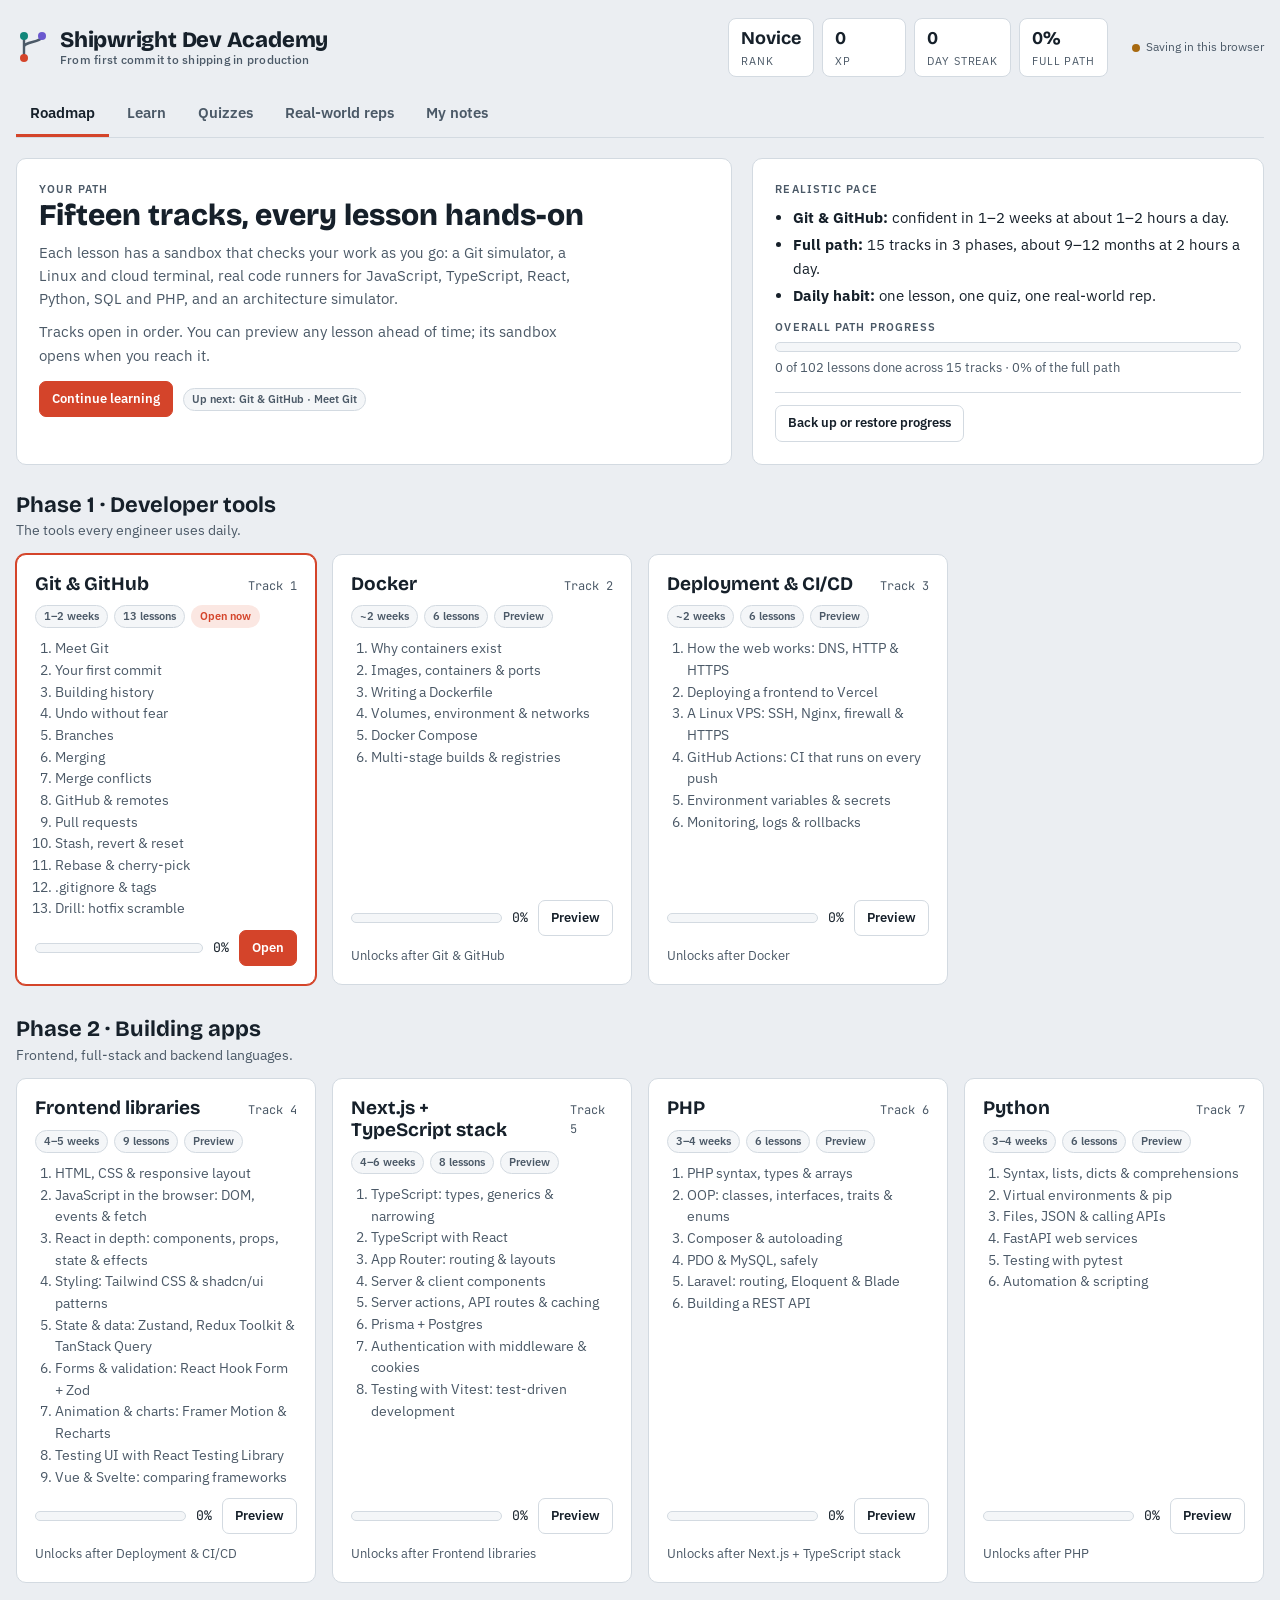
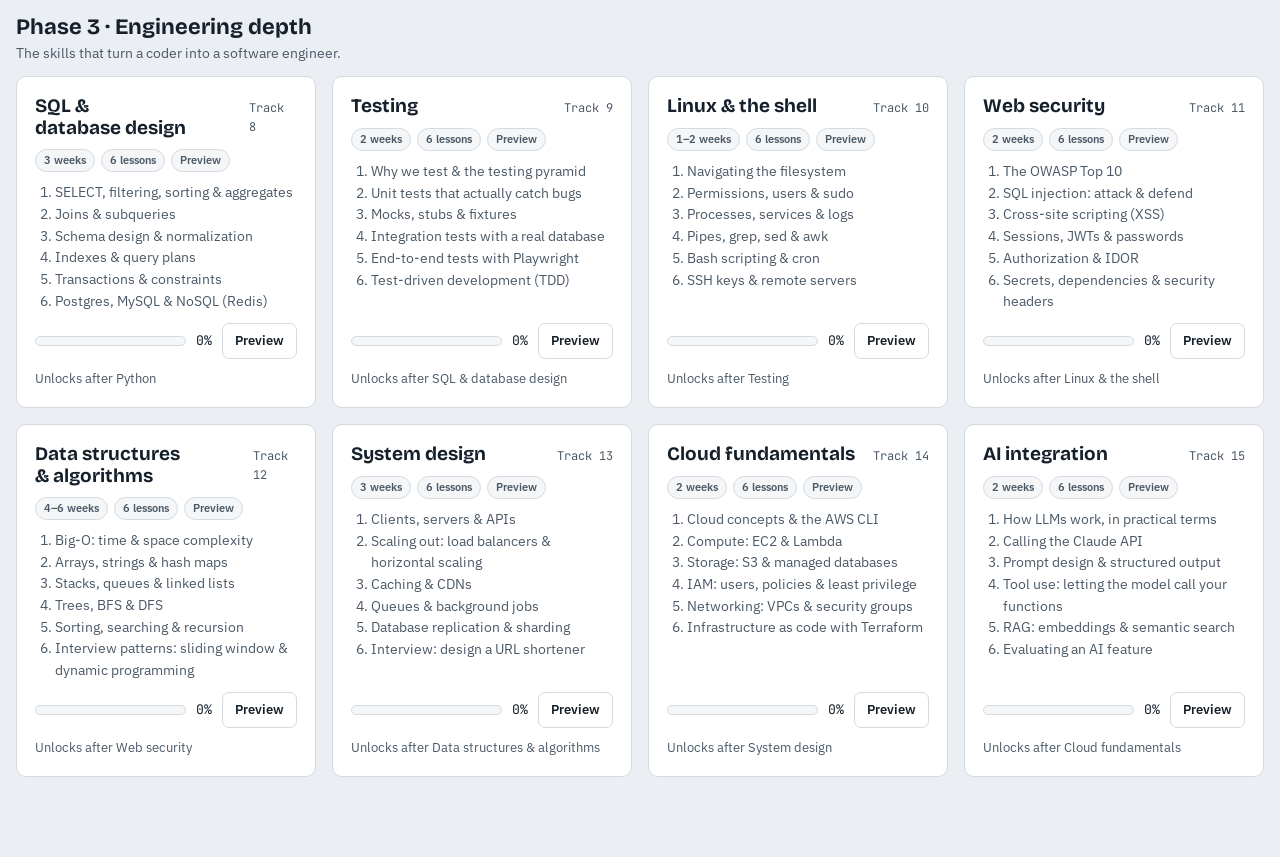
<file: academy/index.html>
<!doctype html>
<html lang="en">
<head>
<meta charset="utf-8">
<meta name="viewport" content="width=device-width, initial-scale=1, viewport-fit=cover">
<meta name="description" content="An interactive, hands-on software engineering academy: Git, Docker, deployment, frontend, Next.js, PHP, Python, SQL, testing, Linux, security, algorithms, system design, cloud and AI.">
<title>Shipwright Dev Academy</title>
<link rel="preconnect" href="https://fonts.googleapis.com">
<link rel="stylesheet" href="https://fonts.googleapis.com/css2?family=Bricolage+Grotesque:opsz,wght@12..96,500;12..96,700;12..96,800&family=IBM+Plex+Sans:wght@400;500;600&family=JetBrains+Mono:wght@400;600&display=swap">
<link rel="stylesheet" href="academy.css">
<style>html,body{margin:0}[hidden]{display:none!important}img{max-width:100%}</style>
</head>
<body>
<div class="wrap">
  <header class="top">
    <div class="brand">
      <svg width="34" height="34" viewBox="0 0 34 34" aria-hidden="true"><path d="M8 6v22M8 17c0-6 18-4 18-11" fill="none" stroke="var(--ink-2)" stroke-width="2.4" stroke-linecap="round"/><circle cx="8" cy="6" r="4" fill="var(--l1)"/><circle cx="8" cy="28" r="4" fill="var(--accent)"/><circle cx="26" cy="6" r="4" fill="var(--l2)"/></svg>
      <h1>Shipwright Dev Academy<small>From first commit to shipping in production</small></h1>
    </div>
    <div class="stats">
      <div class="stat"><b id="sRank">Novice</b><span>Rank</span></div>
      <div class="stat"><b id="sXp">0</b><span>XP</span></div>
      <div class="stat"><b id="sStreak">0</b><span>Day streak</span></div>
      <div class="stat"><b id="sPath">0%</b><span>Full path</span></div>
    </div>
    <div class="save-chip" id="saveChip"><i></i>Saving in this browser</div>
  </header>
  <div class="warnbar" id="evalWarn" hidden>This page is blocked from running code here, so the code labs can't execute. Open the GitHub Pages copy of the academy to use them.</div>

  <nav class="tabs" role="tablist">
    <button role="tab" id="tab-road" aria-selected="true" data-tab="road">Roadmap</button>
    <button role="tab" id="tab-learn" aria-selected="false" data-tab="learn">Learn</button>
    <button role="tab" id="tab-quiz" aria-selected="false" data-tab="quiz">Quizzes</button>
    <button role="tab" id="tab-real" aria-selected="false" data-tab="real">Real-world reps</button>
    <button role="tab" id="tab-notes" aria-selected="false" data-tab="notes">My notes</button>
  </nav>

  <section id="view-road">
    <div class="hero">
      <div class="card">
        <div class="eyebrow">Your path</div>
        <h2>Fifteen tracks, every lesson hands-on</h2>
        <p>Each lesson has a sandbox that checks your work as you go: a Git simulator, a Linux and cloud terminal, real code runners for JavaScript, TypeScript, React, Python, SQL and PHP, and an architecture simulator.</p>
        <p>Tracks open in order. You can preview any lesson ahead of time; its sandbox opens when you reach it.</p>
        <div style="display:flex;gap:10px;align-items:center;margin-top:14px;flex-wrap:wrap">
          <button class="btn primary" id="goLearn">Continue learning</button>
          <span class="pill" id="nextLessonPill"></span>
        </div>
      </div>
      <div class="card">
        <div class="eyebrow">Realistic pace</div>
        <ul class="pace">
          <li><b>Git &amp; GitHub:</b> confident in 1–2 weeks at about 1–2 hours a day.</li>
          <li><b>Full path:</b> 15 tracks in 3 phases, about 9–12 months at 2 hours a day.</li>
          <li><b>Daily habit:</b> one lesson, one quiz, one real-world rep.</li>
        </ul>
        <div class="eyebrow" style="margin-bottom:6px">Overall path progress</div>
        <div class="meter"><i id="pathMeter" style="width:0%"></i></div>
        <div style="font-size:13px;color:var(--ink-2);margin-top:6px" id="pathText"></div>
        <div class="bk">
          <button class="btn" id="bkToggle">Back up or restore progress</button>
          <div id="bkPanel" hidden>
            <p class="note-meta" style="margin:8px 0 0">Progress saved in Claude and on GitHub Pages is kept separately. Copy a backup from one and restore it in the other. Restoring merges, so nothing you've finished is lost.</p>
            <div class="bk-row"><button class="btn" id="bkCopy">Copy backup</button><button class="btn" id="bkSave" hidden>Save backup file</button><label class="btn" for="bkFile">Open backup file</label><input type="file" id="bkFile" accept=".json,application/json" hidden></div>
            <label class="sr" for="bkText">Paste a backup to restore</label><textarea id="bkText" placeholder="Paste a backup here, then press Restore"></textarea>
            <div class="bk-row"><button class="btn primary" id="bkImport">Restore and merge</button></div>
            <div class="bk-msg" id="bkMsg" role="status"></div>
          </div>
        </div>
      </div>
    </div>
    <div id="tracks"></div>
  </section>

  <section id="view-learn" hidden>
    <div class="lab">
      <aside class="card lessons" aria-label="Tracks and lessons">
        <label class="eyebrow" for="trackSel">Track</label>
        <select id="trackSel"></select>
        <div class="meter small"><i id="trackMeter" style="width:0%"></i></div>
        <div class="trackstate" id="trackState"></div>
        <div id="lessonList"></div>
      </aside>
      <div class="lesson-grid" id="lessonGrid">
        <article class="card sheet" id="sheet"></article>
        <div class="bench" id="bench"></div>
      </div>
    </div>
  </section>

  <section id="view-quiz" hidden>
    <div class="quiz-grid">
      <aside class="card qnav lessons" id="quizNav" aria-label="Quizzes"></aside>
      <div id="quizBody"></div>
    </div>
  </section>

  <section id="view-real" hidden>
    <div style="max-width:940px;margin-bottom:16px">
      <h2 style="font-size:24px;margin-bottom:6px">Real-world reps</h2>
      <p style="margin:0;color:var(--ink-2)">The sandboxes build the habit. These reps prove it on your own computer and real accounts. Tick each one when you've done it.</p>
    </div>
    <div class="rw" id="rw"></div>
  </section>

  <section id="view-notes" hidden>
    <div class="notes-head">
      <div style="min-width:0">
        <h2 style="font-size:24px;margin-bottom:6px">My notes</h2>
        <p style="margin:0;color:var(--ink-2);max-width:68ch">Each lesson you finish saves a study note: a short summary, the key commands, every task, and exactly what you typed or wrote for each one. Your last 5 attempts per lesson are kept as versions.</p>
      </div>
      <div style="display:flex;gap:8px;flex-wrap:wrap"><button class="btn" id="copyAll">Copy all as Markdown</button><button class="btn primary" id="saveAll" hidden>Save all as .md file</button></div>
    </div>
    <div id="notes"></div>
  </section>
</div>
<div class="toast" id="toast" hidden></div>
<script src="js/core.js"></script>
<script src="js/sim-git.js"></script>
<script src="js/sim-ops.js"></script>
<script src="js/php.js"></script>
<script src="js/runners.js"></script>
<script src="js/design.js"></script>
<script src="js/tracks/git.js"></script>
<script src="js/tracks/docker.js"></script>
<script src="js/tracks/deploy.js"></script>
<script src="js/tracks/frontend.js"></script>
<script src="js/tracks/next.js"></script>
<script src="js/tracks/php.js"></script>
<script src="js/tracks/python.js"></script>
<script src="js/tracks/sql.js"></script>
<script src="js/tracks/testing.js"></script>
<script src="js/tracks/linux.js"></script>
<script src="js/tracks/security.js"></script>
<script src="js/tracks/dsa.js"></script>
<script src="js/tracks/sysdesign.js"></script>
<script src="js/tracks/cloud.js"></script>
<script src="js/tracks/ai.js"></script>
<script>ACAD_BOOT()</script>

</body>
</html>
</file>
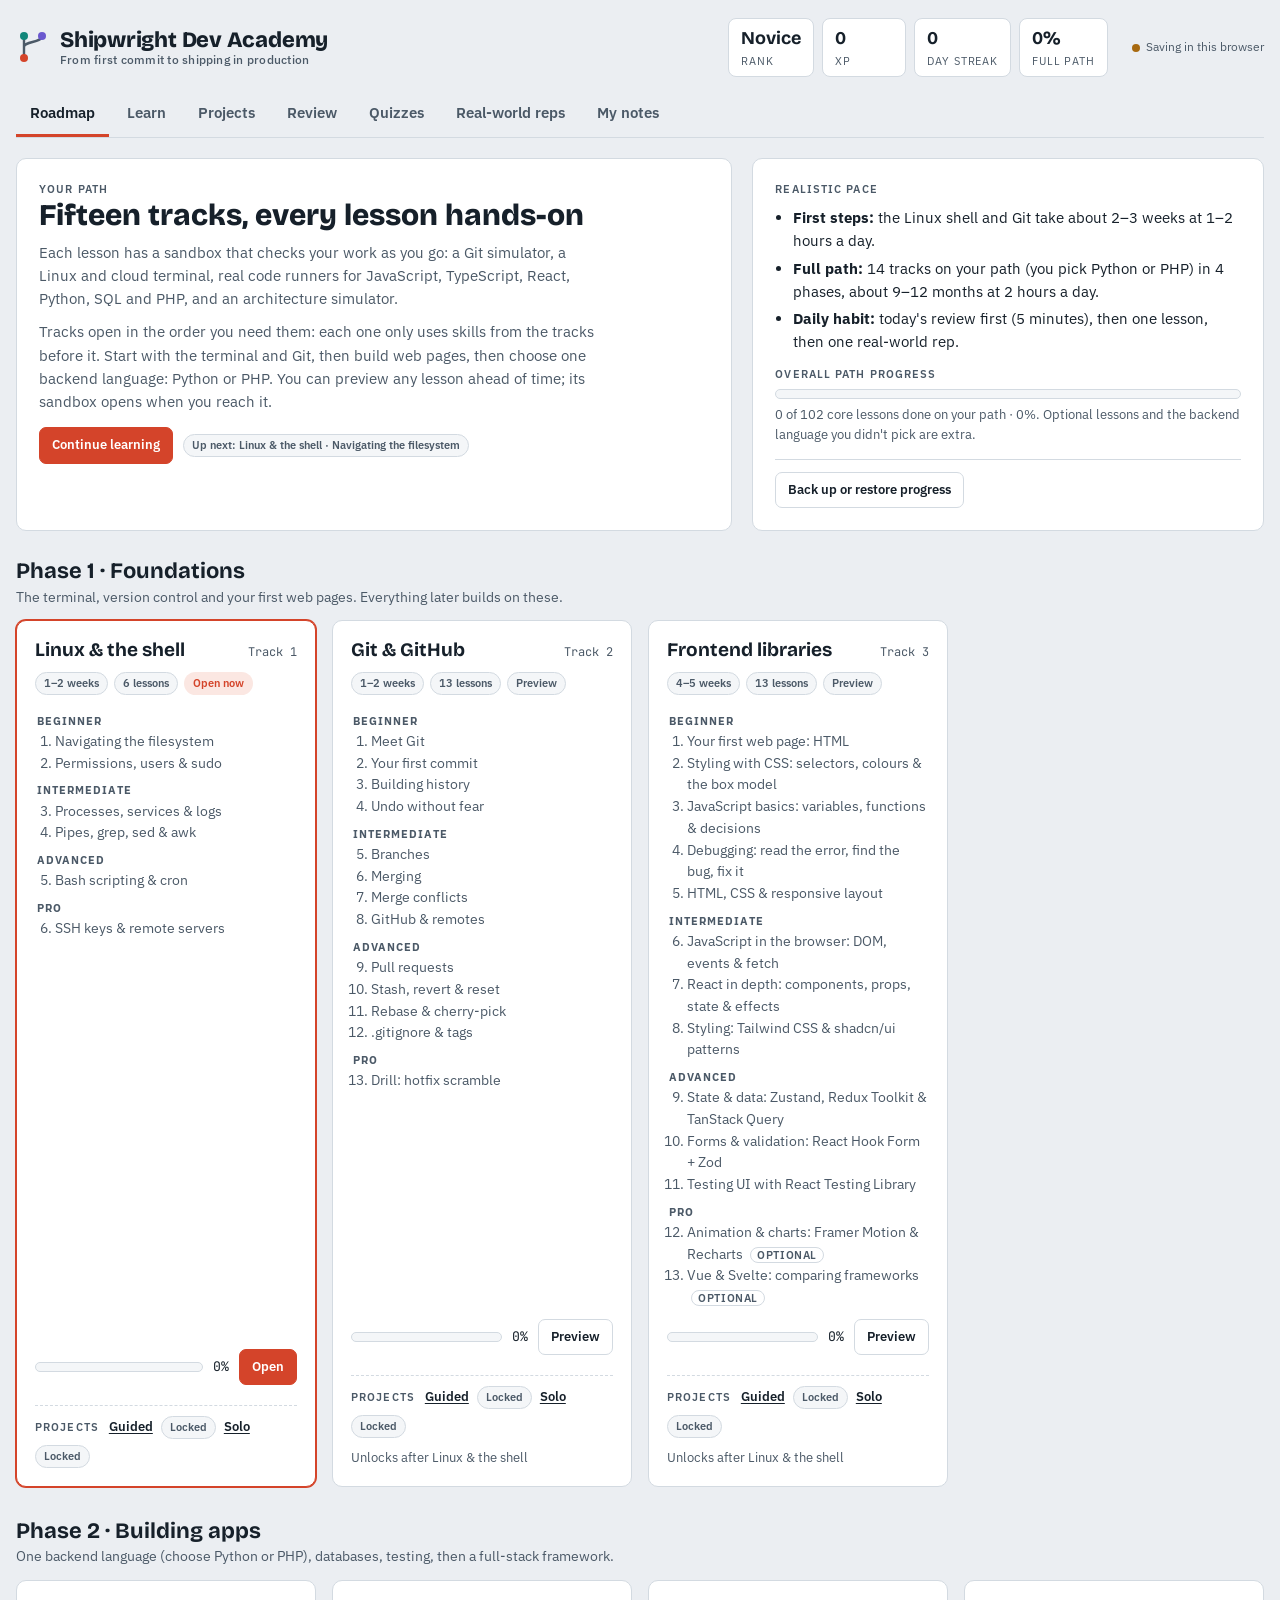
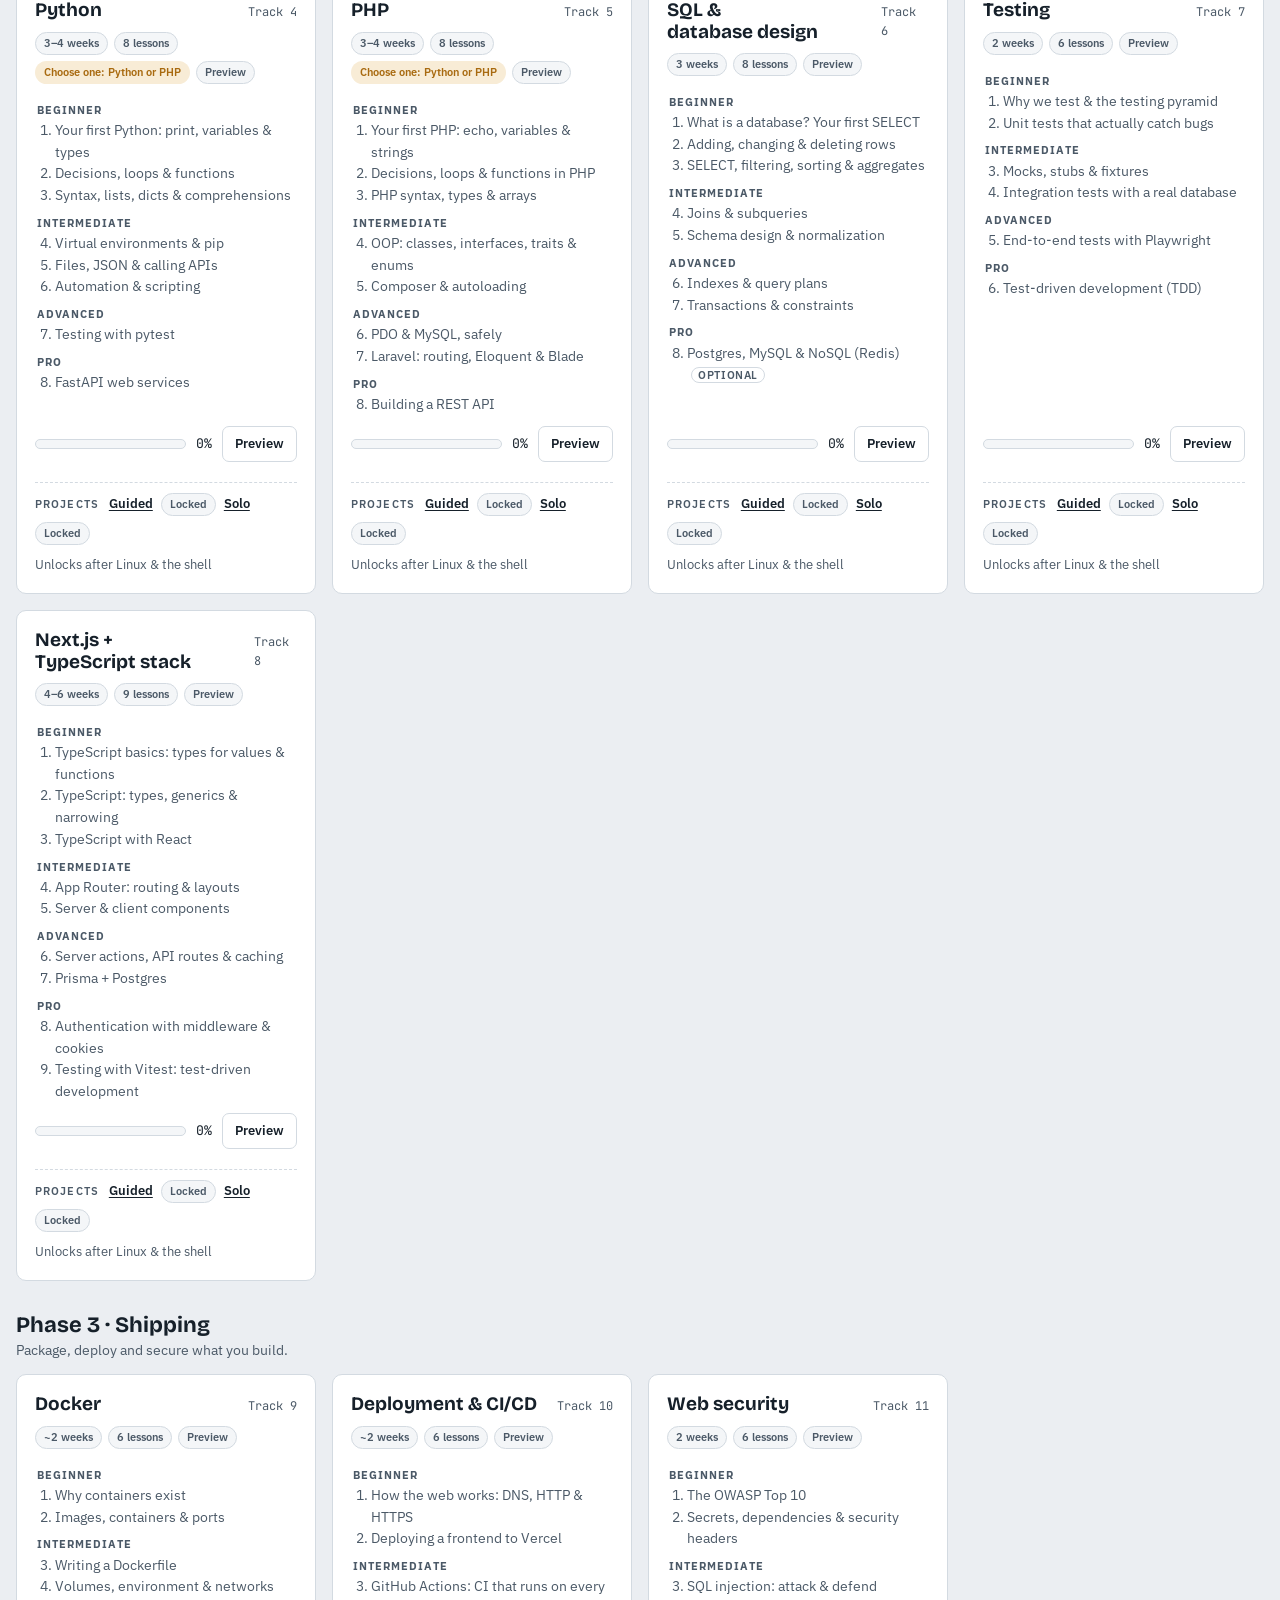
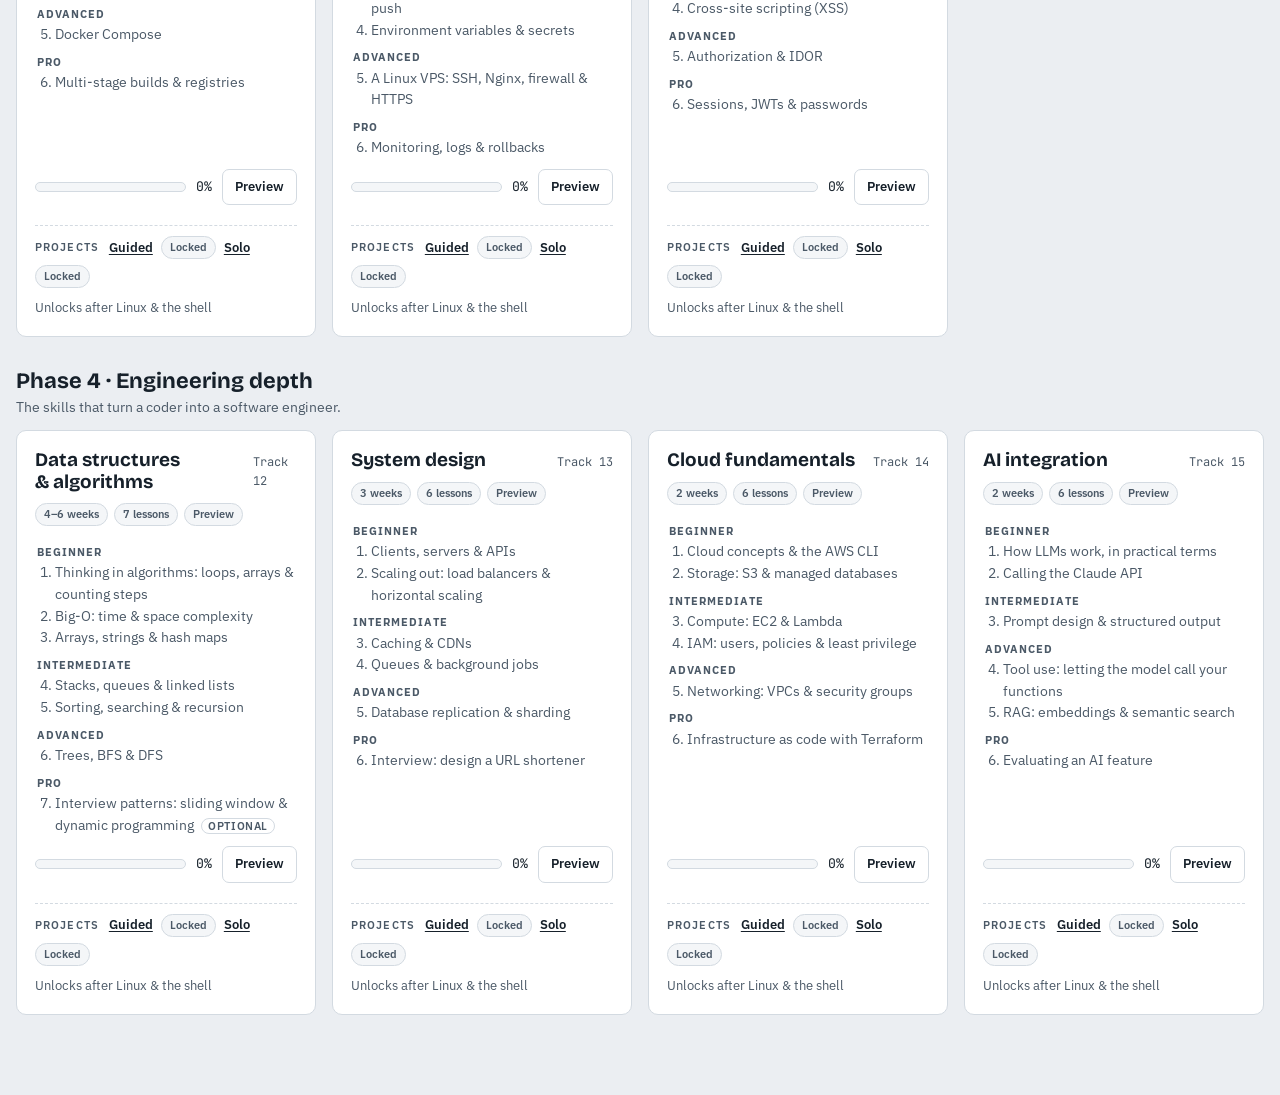
<file: docs/index.html>
<!doctype html>
<html lang="en">
<head>
<meta charset="utf-8">
<meta name="viewport" content="width=device-width, initial-scale=1, viewport-fit=cover">
<meta name="description" content="An interactive, hands-on software engineering academy: Git, Docker, deployment, frontend, Next.js, PHP, Python, SQL, testing, Linux, security, algorithms, system design, cloud and AI.">
<title>Shipwright Dev Academy</title>
<link rel="preconnect" href="https://fonts.googleapis.com">
<link rel="stylesheet" href="https://fonts.googleapis.com/css2?family=Bricolage+Grotesque:opsz,wght@12..96,500;12..96,700;12..96,800&family=IBM+Plex+Sans:wght@400;500;600&family=JetBrains+Mono:wght@400;600&display=swap">
<link rel="stylesheet" href="academy.css">
<style>html,body{margin:0}[hidden]{display:none!important}img{max-width:100%}</style>
</head>
<body>
<div class="wrap">
  <header class="top">
    <div class="brand">
      <svg width="34" height="34" viewBox="0 0 34 34" aria-hidden="true"><path d="M8 6v22M8 17c0-6 18-4 18-11" fill="none" stroke="var(--ink-2)" stroke-width="2.4" stroke-linecap="round"/><circle cx="8" cy="6" r="4" fill="var(--l1)"/><circle cx="8" cy="28" r="4" fill="var(--accent)"/><circle cx="26" cy="6" r="4" fill="var(--l2)"/></svg>
      <h1>Shipwright Dev Academy<small>From first commit to shipping in production</small></h1>
    </div>
    <div class="stats">
      <div class="stat"><b id="sRank">Novice</b><span>Rank</span></div>
      <div class="stat"><b id="sXp">0</b><span>XP</span></div>
      <div class="stat"><b id="sStreak">0</b><span>Day streak</span></div>
      <div class="stat"><b id="sPath">0%</b><span>Full path</span></div>
    </div>
    <div class="save-chip" id="saveChip"><i></i>Saving in this browser</div>
  </header>
  <div class="warnbar" id="evalWarn" hidden>This page is blocked from running code here, so the code labs can't execute. Open the GitHub Pages copy of the academy to use them.</div>

  <nav class="tabs" role="tablist">
    <button role="tab" id="tab-road" aria-selected="true" data-tab="road">Roadmap</button>
    <button role="tab" id="tab-learn" aria-selected="false" data-tab="learn">Learn</button>
    <button role="tab" id="tab-proj" aria-selected="false" data-tab="proj">Projects</button>
    <button role="tab" id="tab-review" aria-selected="false" data-tab="review">Review <span class="tabcount" id="revCount" hidden></span></button>
    <button role="tab" id="tab-quiz" aria-selected="false" data-tab="quiz">Quizzes</button>
    <button role="tab" id="tab-real" aria-selected="false" data-tab="real">Real-world reps</button>
    <button role="tab" id="tab-notes" aria-selected="false" data-tab="notes">My notes</button>
  </nav>

  <section id="view-road">
    <div class="hero">
      <div class="card">
        <div class="eyebrow">Your path</div>
        <h2>Fifteen tracks, every lesson hands-on</h2>
        <p>Each lesson has a sandbox that checks your work as you go: a Git simulator, a Linux and cloud terminal, real code runners for JavaScript, TypeScript, React, Python, SQL and PHP, and an architecture simulator.</p>
        <p>Tracks open in the order you need them: each one only uses skills from the tracks before it. Start with the terminal and Git, then build web pages, then choose one backend language: Python or PHP. You can preview any lesson ahead of time; its sandbox opens when you reach it.</p>
        <div style="display:flex;gap:10px;align-items:center;margin-top:14px;flex-wrap:wrap">
          <button class="btn primary" id="goLearn">Continue learning</button>
          <span class="pill" id="nextLessonPill"></span>
        </div>
      </div>
      <div class="card">
        <div class="eyebrow">Realistic pace</div>
        <ul class="pace">
          <li><b>First steps:</b> the Linux shell and Git take about 2–3 weeks at 1–2 hours a day.</li>
          <li><b>Full path:</b> 14 tracks on your path (you pick Python or PHP) in 4 phases, about 9–12 months at 2 hours a day.</li>
          <li><b>Daily habit:</b> today's review first (5 minutes), then one lesson, then one real-world rep.</li>
        </ul>
        <div class="eyebrow" style="margin-bottom:6px">Overall path progress</div>
        <div class="meter"><i id="pathMeter" style="width:0%"></i></div>
        <div style="font-size:13px;color:var(--ink-2);margin-top:6px" id="pathText"></div>
        <div class="bk">
          <button class="btn" id="bkToggle">Back up or restore progress</button>
          <div id="bkPanel" hidden>
            <p class="note-meta" style="margin:8px 0 0">Progress saved in Claude and on GitHub Pages is kept separately. Copy a backup from one and restore it in the other. Restoring merges, so nothing you've finished is lost.</p>
            <div class="bk-row"><button class="btn" id="bkCopy">Copy backup</button><button class="btn" id="bkSave" hidden>Save backup file</button><label class="btn" for="bkFile">Open backup file</label><input type="file" id="bkFile" accept=".json,application/json" hidden></div>
            <label class="sr" for="bkText">Paste a backup to restore</label><textarea id="bkText" placeholder="Paste a backup here, then press Restore"></textarea>
            <div class="bk-row"><button class="btn primary" id="bkImport">Restore and merge</button></div>
            <div class="bk-msg" id="bkMsg" role="status"></div>
          </div>
        </div>
      </div>
    </div>
    <div id="tracks"></div>
  </section>

  <section id="view-learn" hidden>
    <div class="lab">
      <aside class="card lessons" aria-label="Tracks and lessons">
        <label class="eyebrow" for="trackSel">Track</label>
        <select id="trackSel"></select>
        <div class="meter small"><i id="trackMeter" style="width:0%"></i></div>
        <div class="trackstate" id="trackState"></div>
        <div id="lessonList"></div>
      </aside>
      <div class="lesson-grid" id="lessonGrid">
        <article class="card sheet" id="sheet"></article>
        <div class="bench" id="bench"></div>
      </div>
    </div>
  </section>

  <section id="view-proj" hidden>
    <div class="proj-head">
      <div style="min-width:0">
        <h2 style="font-size:24px;margin-bottom:6px">Projects</h2>
        <p style="margin:0;color:var(--ink-2);max-width:72ch">Every track ends with two projects. The <b>guided project</b> walks you through a realistic build step by step, with the commands and the reasons behind them. The <b>solo project</b> gives you a brief and requirements only. You build it yourself, submit it, and get a review: what went wrong, the commands that failed, and habits to fix.</p>
      </div>
      <div class="proj-meter"><div class="meter"><i id="projMeter" style="width:0%"></i></div><div class="note-meta" id="projText"></div></div>
    </div>
    <div id="projList"></div>
  </section>

  <section id="view-review" hidden>
    <div style="max-width:880px">
      <h2 style="font-size:24px;margin-bottom:6px">Daily review</h2>
      <p style="margin:0 0 14px;color:var(--ink-2);max-width:72ch">You forget most of a lesson within days unless you recall it again. Every question you meet in a lesson or quiz joins your review deck and comes back after 1, 3, 7, 16, 35 and 90 days. Answer it right and it waits longer; miss it and it comes back tomorrow. A few minutes a day keeps everything you've learned.</p>
      <div id="reviewBody"></div>
    </div>
  </section>

  <section id="view-quiz" hidden>
    <div class="quiz-grid">
      <aside class="card qnav lessons" id="quizNav" aria-label="Quizzes"></aside>
      <div id="quizBody"></div>
    </div>
  </section>

  <section id="view-real" hidden>
    <div style="max-width:940px;margin-bottom:16px">
      <h2 style="font-size:24px;margin-bottom:6px">Real-world reps</h2>
      <p style="margin:0;color:var(--ink-2)">The sandboxes build the habit. These reps prove it on your own computer and real accounts. Tick each one when you've done it.</p>
    </div>
    <div class="rw" id="rw"></div>
  </section>

  <section id="view-notes" hidden>
    <div class="notes-head">
      <div style="min-width:0">
        <h2 style="font-size:24px;margin-bottom:6px">My notes</h2>
        <p style="margin:0;color:var(--ink-2);max-width:68ch">Each lesson you finish saves a study note: a short summary, the key commands, every task, and exactly what you typed or wrote for each one. Your last 5 attempts per lesson are kept as versions.</p>
      </div>
      <div style="display:flex;gap:8px;flex-wrap:wrap"><button class="btn" id="copyAll">Copy all as Markdown</button><button class="btn primary" id="saveAll" hidden>Save all as .md file</button></div>
    </div>
    <div id="notes"></div>
  </section>
</div>
<div class="voicebar" id="voiceBar" hidden role="region" aria-label="Lesson audio player"></div>
<div class="toast" id="toast" hidden></div>
<script src="js/core.js"></script>
<script src="js/sim-git.js"></script>
<script src="js/sim-ops.js"></script>
<script src="js/php.js"></script>
<script src="js/runners.js"></script>
<script src="js/design.js"></script>
<script src="js/projects.js"></script>
<script src="js/tracks/git.js"></script>
<script src="js/tracks/docker.js"></script>
<script src="js/tracks/deploy.js"></script>
<script src="js/tracks/frontend.js"></script>
<script src="js/tracks/next.js"></script>
<script src="js/tracks/php.js"></script>
<script src="js/tracks/python.js"></script>
<script src="js/tracks/sql.js"></script>
<script src="js/tracks/testing.js"></script>
<script src="js/tracks/linux.js"></script>
<script src="js/tracks/security.js"></script>
<script src="js/tracks/dsa.js"></script>
<script src="js/tracks/sysdesign.js"></script>
<script src="js/tracks/cloud.js"></script>
<script src="js/tracks/ai.js"></script>
<script src="js/beginner.js"></script>
<script src="js/levels.js"></script>
<script src="js/review.js"></script>
<script src="js/voice.js"></script>
<script src="js/explain.js"></script>
<script src="js/explain/linux.js"></script>
<script src="js/explain/git.js"></script>
<script src="js/explain/frontend.js"></script>
<script src="js/explain/python.js"></script>
<script src="js/explain/php.js"></script>
<script src="js/explain/sql.js"></script>
<script src="js/explain/testing.js"></script>
<script src="js/explain/next.js"></script>
<script src="js/explain/docker.js"></script>
<script src="js/explain/deploy.js"></script>
<script src="js/explain/security.js"></script>
<script src="js/explain/dsa.js"></script>
<script src="js/explain/sysdesign.js"></script>
<script src="js/explain/cloud.js"></script>
<script src="js/explain/ai.js"></script>
<script src="js/projects/git.js"></script>
<script src="js/projects/docker.js"></script>
<script src="js/projects/deploy.js"></script>
<script src="js/projects/frontend.js"></script>
<script src="js/projects/next.js"></script>
<script src="js/projects/php.js"></script>
<script src="js/projects/python.js"></script>
<script src="js/projects/sql.js"></script>
<script src="js/projects/testing.js"></script>
<script src="js/projects/linux.js"></script>
<script src="js/projects/security.js"></script>
<script src="js/projects/dsa.js"></script>
<script src="js/projects/sysdesign.js"></script>
<script src="js/projects/cloud.js"></script>
<script src="js/projects/ai.js"></script>
<script>ACAD_BOOT()</script>

</body>
</html>
</file>
<file: academy/academy.css>
/* Shipwright Dev Academy. Layout: workbench. Top bar with rank/XP, tabbed areas; Learn pairs a lesson sheet with a live sandbox. */
:root{
  --bg:#EBEEF2; --surface:#FFFFFF; --surface-2:#F4F6F8; --ink:#16202A; --ink-2:#4B5967; --line:#D3DAE1;
  --accent:#D4442A; --accent-soft:#FBE7E2; --accent-ink:#FFFFFF;
  --ok:#1D7F48; --ok-soft:#DDF3E6; --warn:#A86A10; --warn-soft:#F8ECD6; --bad:#BE3326; --bad-soft:#FBE3E0;
  --term-bg:#111921; --term-ink:#D6DFE8; --term-muted:#7C8996; --term-g:#7AD68D; --term-r:#FF7D6E; --term-y:#F1C36B; --term-c:#7DBEFF;
  --l0:#D4442A; --l1:#11867A; --l2:#6A58CF; --l3:#B8800E; --l4:#2C78CC; --l5:#B3437A;
  --f-display:"Bricolage Grotesque","Segoe UI",system-ui,sans-serif;
  --f-body:"IBM Plex Sans","Segoe UI",system-ui,sans-serif;
  --f-mono:"JetBrains Mono",ui-monospace,Consolas,monospace;
}
@media (prefers-color-scheme: dark){:root:not([data-theme="light"]){
  --bg:#0E141A; --surface:#151D25; --surface-2:#1B252F; --ink:#E3E9EF; --ink-2:#98A6B3; --line:#293541;
  --accent:#F06A4E; --accent-soft:#3A1F1A; --accent-ink:#1A0E0B;
  --ok:#4CC27C; --ok-soft:#173225; --warn:#E0A440; --warn-soft:#3A2C12; --bad:#F07467; --bad-soft:#3A1C1A;
  --term-bg:#0A0F14;
  --l0:#F06A4E; --l1:#3CC2B1; --l2:#9C8CF5; --l3:#E3AE43; --l4:#64A9F2; --l5:#E27AAE;
  color-scheme:dark }}
:root[data-theme="dark"]{
  --bg:#0E141A; --surface:#151D25; --surface-2:#1B252F; --ink:#E3E9EF; --ink-2:#98A6B3; --line:#293541;
  --accent:#F06A4E; --accent-soft:#3A1F1A; --accent-ink:#1A0E0B;
  --ok:#4CC27C; --ok-soft:#173225; --warn:#E0A440; --warn-soft:#3A2C12; --bad:#F07467; --bad-soft:#3A1C1A;
  --term-bg:#0A0F14;
  --l0:#F06A4E; --l1:#3CC2B1; --l2:#9C8CF5; --l3:#E3AE43; --l4:#64A9F2; --l5:#E27AAE;
  color-scheme:dark }
*{box-sizing:border-box}
body{background:var(--bg);color:var(--ink);font:15px/1.55 var(--f-body);padding-inline:16px;padding-block:0 48px;margin:0}
.wrap{max-width:1480px;margin:0 auto}
h1,h2,h3,h4{font-family:var(--f-display);text-wrap:balance;margin:0;line-height:1.15}
code,kbd,.mono{font-family:var(--f-mono);font-size:.88em}
p code,li code,td code{background:var(--surface-2);border:1px solid var(--line);border-radius:4px;padding:0 4px}
button{font:inherit;cursor:pointer}
:focus-visible{outline:2px solid var(--accent);outline-offset:2px}
.muted{color:var(--ink-2)}.small{font-size:12.5px}.okc{color:var(--ok)}.badc{color:var(--bad)}
.warnbar{background:var(--warn-soft);color:var(--warn);border-radius:8px;padding:10px 14px;margin:8px 0 14px;font-size:14px}

/* top bar */
.top{display:flex;flex-wrap:wrap;align-items:center;gap:12px 24px;padding-block:18px 14px}
.brand{display:flex;align-items:center;gap:10px;margin-right:auto}
.brand h1{font-size:22px;font-weight:800;letter-spacing:-.01em}
.brand small{display:block;font-family:var(--f-body);font-weight:500;font-size:12px;color:var(--ink-2);letter-spacing:.02em}
.stats{display:flex;flex-wrap:wrap;gap:8px}
.stat{display:flex;flex-direction:column;background:var(--surface);border:1px solid var(--line);border-radius:8px;padding:6px 12px;min-width:84px}
.stat b{font-family:var(--f-display);font-size:18px;font-variant-numeric:tabular-nums}
.stat span{font-size:11px;text-transform:uppercase;letter-spacing:.08em;color:var(--ink-2)}
.save-chip{font-size:12px;color:var(--ink-2);align-self:center}
.save-chip i{display:inline-block;width:8px;height:8px;border-radius:50%;background:var(--warn);margin-right:6px;vertical-align:middle}
.save-chip.cloud i{background:var(--ok)}
.tabs{display:flex;gap:4px;border-bottom:1px solid var(--line);margin-bottom:20px;overflow-x:auto}
.tabs button{background:none;border:0;border-bottom:3px solid transparent;padding:10px 14px;color:var(--ink-2);font-weight:600;white-space:nowrap}
.tabs button[aria-selected="true"]{color:var(--ink);border-color:var(--accent)}

.card{background:var(--surface);border:1px solid var(--line);border-radius:10px}
.eyebrow{font-size:11px;text-transform:uppercase;letter-spacing:.1em;color:var(--ink-2);font-weight:600}
.btn{border:1px solid var(--line);background:var(--surface);color:var(--ink);border-radius:7px;padding:7px 12px;font-weight:600;font-size:13px}
.btn:hover{border-color:var(--ink-2)}
.btn.primary{background:var(--accent);border-color:var(--accent);color:var(--accent-ink)}
.btn[disabled]{opacity:.5;cursor:default}
.pill{display:inline-block;font-size:11px;font-weight:600;padding:2px 8px;border-radius:99px;background:var(--surface-2);border:1px solid var(--line);color:var(--ink-2);white-space:nowrap}
.pill.ok{background:var(--ok-soft);border-color:transparent;color:var(--ok)}
.pill.hot{background:var(--accent-soft);border-color:transparent;color:var(--accent)}
.pills{display:flex;gap:6px;flex-wrap:wrap}

/* roadmap */
.hero{display:grid;grid-template-columns:minmax(0,1.4fr) minmax(0,1fr);gap:20px;margin-bottom:28px}
.hero .card{padding:22px}
.hero h2{font-size:30px;font-weight:800;margin-bottom:8px}
.hero p{margin:0 0 10px;max-width:62ch;color:var(--ink-2)}
.meter{height:10px;background:var(--surface-2);border:1px solid var(--line);border-radius:99px;overflow:hidden}
.meter i{display:block;height:100%;background:var(--accent);border-radius:99px;transition:width .4s}
.meter.small{height:6px;margin:8px 0}
.pace{padding-left:18px;margin:8px 0 12px}.pace li{margin-bottom:4px}
.phase{margin-bottom:32px}
.phase>h2{font-size:22px;margin-bottom:2px}
.phase>p{margin:0 0 12px;color:var(--ink-2);font-size:14px}
.tracks{display:grid;grid-template-columns:repeat(auto-fill,minmax(300px,1fr));gap:16px}
.track{padding:18px;display:flex;flex-direction:column;gap:10px}
.track header{display:flex;align-items:baseline;gap:10px;justify-content:space-between}
.track h3{font-size:19px}
.track .num{font-family:var(--f-mono);font-size:12px;color:var(--ink-2)}
.track ol{margin:0;padding-left:20px;color:var(--ink-2);font-size:14px}
.track ol li.li-done{color:var(--ok)}
.track.active{border-color:var(--accent);box-shadow:0 0 0 1px var(--accent)}
.track footer{margin-top:auto;display:flex;align-items:center;gap:10px;flex-wrap:wrap}
.bk{margin-top:14px;border-top:1px solid var(--line);padding-top:12px}
.bk-row{display:flex;gap:8px;flex-wrap:wrap;margin-top:8px}
.bk textarea{width:100%;min-height:70px;margin-top:8px;font:12px var(--f-mono);border:1px solid var(--line);border-radius:7px;padding:8px;background:var(--surface-2);color:var(--ink)}
.bk-msg{font-size:13px;margin-top:6px}

/* learn */
.lab{display:grid;grid-template-columns:260px minmax(0,1fr);gap:20px;align-items:start}
.lessons{padding:10px;position:sticky;top:env(safe-area-inset-top,0px);max-height:calc(100vh - 20px);overflow:auto}
#trackSel{width:100%;font:inherit;font-weight:600;padding:7px 8px;border:1px solid var(--line);border-radius:7px;background:var(--surface-2);color:var(--ink);margin-top:4px}
.trackstate{font-size:12px;color:var(--ink-2)}
.lvl{font-size:11px;text-transform:uppercase;letter-spacing:.1em;color:var(--ink-2);font-weight:600;margin:12px 8px 4px}
.lbtn{display:flex;align-items:center;gap:8px;width:100%;text-align:left;background:none;border:0;border-radius:6px;padding:7px 8px;color:var(--ink);font-size:14px}
.lbtn:hover{background:var(--surface-2)}
.lbtn[aria-current="true"]{background:var(--accent-soft);color:var(--accent);font-weight:600}
.lbtn .dot{flex:none;width:18px;height:18px;border-radius:50%;border:2px solid var(--line);display:grid;place-items:center;font-size:11px}
.lbtn.done .dot{background:var(--ok);border-color:var(--ok)}
.lbtn.done .dot::after{content:"✓";color:#fff}
.lbtn.lockedl{color:var(--ink-2)}
.lesson-grid{display:grid;grid-template-columns:minmax(0,1fr) minmax(0,1.25fr);gap:20px;align-items:start}
.lesson-grid.solo{grid-template-columns:minmax(0,1fr)}
.lesson-grid.solo .sheet{max-width:880px}
.sheet{padding:22px}
.sheet h2{font-size:26px;font-weight:800;margin:4px 0 12px}
.preview-flag{display:inline-block;background:var(--warn-soft);color:var(--warn);font-size:12px;font-weight:600;border-radius:6px;padding:3px 10px;margin-bottom:8px}
.concept p{margin:0 0 12px;max-width:68ch}
.concept h4{font-family:var(--f-display);font-size:15px;margin:16px 0 6px}
.concept ul,.concept ol{padding-left:20px;margin:0 0 12px}
.concept li{margin-bottom:3px}
.flow{display:flex;flex-wrap:wrap;align-items:center;gap:6px;margin:10px 0 14px;font-size:13px}
.flow span{background:var(--surface-2);border:1px solid var(--line);border-radius:6px;padding:6px 10px;font-weight:600}
.flow em{font-style:normal;font-family:var(--f-mono);font-size:12px;color:var(--accent)}
.tbl-wrap{overflow-x:auto;margin:0 0 12px}
table{border-collapse:collapse;font-size:13.5px;width:100%}
th,td{text-align:left;padding:6px 8px;border-bottom:1px solid var(--line);vertical-align:top}
th{font-size:11px;text-transform:uppercase;letter-spacing:.08em;color:var(--ink-2)}
.tip{border-left:3px solid var(--accent);background:var(--surface-2);padding:10px 12px;border-radius:0 6px 6px 0;font-size:14px;margin:12px 0}
.tip b{display:block;font-size:11px;text-transform:uppercase;letter-spacing:.08em;color:var(--accent);margin-bottom:2px}
.tasks{margin-top:18px;border-top:1px solid var(--line);padding-top:14px}
.tasks h3{font-size:17px;margin-bottom:10px;display:flex;align-items:center;gap:10px;flex-wrap:wrap}
.task{display:grid;grid-template-columns:22px minmax(0,1fr);gap:10px;padding:9px 0;border-bottom:1px dashed var(--line)}
.task .box{width:20px;height:20px;border-radius:5px;border:2px solid var(--line);margin-top:2px;display:grid;place-items:center}
.task.done .box{background:var(--ok);border-color:var(--ok)}
.task.done .box::after{content:"✓";color:#fff;font-size:12px}
.task.done .ttext{color:var(--ink-2)}
.ttext{min-width:0}
.hintbtn{background:none;border:0;color:var(--accent);font-size:12.5px;font-weight:600;padding:2px 0}
.hint{display:block;margin-top:4px;font-family:var(--f-mono);font-size:12.5px;background:var(--surface-2);border:1px solid var(--line);border-radius:5px;padding:6px 8px;overflow-x:auto;white-space:pre}
.copts{display:grid;gap:6px;margin-top:8px}
.copt{text-align:left;border:1px solid var(--line);background:var(--surface-2);border-radius:7px;padding:7px 10px;color:var(--ink);font-size:14px}
.copt:hover:not([disabled]){border-color:var(--ink-2)}
.copt.right{border-color:var(--ok);background:var(--ok-soft);color:var(--ok);font-weight:600}
.copt.wrong{border-color:var(--bad);color:var(--bad)}
.copt[disabled]{cursor:default}
.explain{margin-top:8px;font-size:13.5px;color:var(--ink-2)}
.explain.bad{color:var(--bad)}
.done-banner{margin-top:14px;padding:12px 14px;border-radius:8px;background:var(--ok-soft);color:var(--ok);font-weight:600;display:flex;flex-wrap:wrap;gap:10px;align-items:center;justify-content:space-between}
.done-banner.soft{background:var(--surface-2);color:var(--ink-2)}
.lesson-actions{display:flex;gap:8px;flex-wrap:wrap;margin-top:14px}
.timer{font-family:var(--f-mono);font-size:13px;color:var(--accent)}
.lockbox{padding:22px}.lockbox h3{font-size:18px;margin:4px 0 8px}.lockbox p{color:var(--ink-2);margin:0 0 8px}

.bench{display:flex;flex-direction:column;gap:14px;min-width:0}
.term{background:var(--term-bg);color:var(--term-ink);border-radius:10px;overflow:hidden;font-family:var(--f-mono);font-size:13px;border:1px solid var(--line)}
.term-bar{display:flex;align-items:center;gap:8px;padding:8px 12px;background:rgba(255,255,255,.04);border-bottom:1px solid rgba(255,255,255,.07);color:var(--term-muted);font-size:12px}
.term-bar i{width:10px;height:10px;border-radius:50%;background:#3a4652;display:inline-block}
.term-bar span{margin-left:6px}
.term-out{height:330px;overflow:auto;padding:10px 12px;white-space:pre-wrap;word-break:break-word}
.term-out .ln{min-height:1.4em}
.term-out .ps{color:var(--term-c)}
.term-out .err{color:var(--term-r)}
.c-g{color:var(--term-g)}.c-r{color:var(--term-r)}.c-y{color:var(--term-y)}.c-c{color:var(--term-c)}.c-m{color:var(--term-muted)}
.term-in{display:flex;gap:8px;align-items:center;padding:8px 12px;border-top:1px solid rgba(255,255,255,.07)}
.term-in label{color:var(--term-c);white-space:nowrap;max-width:55%;overflow:hidden;text-overflow:ellipsis}
.term-in input{flex:1;min-width:0;background:transparent;border:0;color:var(--term-ink);font:inherit;outline:none;caret-color:var(--term-y)}
.panel{padding:14px;min-width:0}
.panel h3{font-size:14px;font-family:var(--f-body);font-weight:600;display:flex;justify-content:space-between;align-items:center;margin-bottom:8px;gap:8px;flex-wrap:wrap}
.graph-box{overflow:auto;max-height:300px;border:1px solid var(--line);border-radius:8px;background:var(--surface-2)}
.graph-box svg{display:block}
.empty{color:var(--ink-2);font-size:13px;padding:14px}
.duo{display:grid;grid-template-columns:minmax(0,1fr) minmax(0,1fr);gap:14px}
.files{list-style:none;margin:0;padding:0;font-family:var(--f-mono);font-size:12.5px;max-height:240px;overflow:auto}
.files li{display:flex;justify-content:space-between;gap:8px;padding:4px 0;border-bottom:1px dashed var(--line)}
.files li span:first-child{overflow:hidden;text-overflow:ellipsis;white-space:nowrap}
.files li.sub{padding-left:16px;color:var(--ink-2);border-bottom:0;padding-block:1px}
.dirn{color:var(--l4);font-weight:600}
.st{font-family:var(--f-body);font-size:11px;font-weight:600;padding:1px 7px;border-radius:99px;white-space:nowrap}
.st.u{background:var(--accent-soft);color:var(--accent)}
.st.m{background:var(--warn-soft);color:var(--warn)}
.st.s{background:var(--ok-soft);color:var(--ok)}
.st.c{background:var(--surface-2);color:var(--ink-2);border:1px solid var(--line)}
.remote{font-size:13px}
.remote .url{font-family:var(--f-mono);font-size:12px;color:var(--ink-2);word-break:break-all;margin-bottom:6px}
.remote li{font-family:var(--f-mono);font-size:12px}
.remote ul{margin:0 0 6px;padding-left:16px}
.mstate .eyebrow{margin-top:8px}.mstate .eyebrow:first-child{margin-top:0}
.mlist{list-style:none;margin:2px 0 4px;padding:0;font-size:12.5px}
.mlist li{display:flex;justify-content:space-between;gap:8px;padding:3px 0;border-bottom:1px dashed var(--line)}
.mlist li span:first-child{min-width:0;overflow:hidden;text-overflow:ellipsis;white-space:nowrap}
.editor-panel h3 .ed-actions{display:flex;gap:6px}

/* code bench */
.code-bar{display:flex;flex-wrap:wrap;gap:8px;align-items:center;margin-bottom:8px}
.tabs-f{display:flex;gap:4px;flex-wrap:wrap;margin-right:auto;min-width:0}
.ftab{border:1px solid var(--line);background:var(--surface-2);color:var(--ink-2);border-radius:6px;padding:4px 9px;font:12px var(--f-mono)}
.ftab.on{background:var(--surface);color:var(--ink);border-color:var(--ink-2);font-weight:600}
.ftab.add{border-style:dashed}
.newfile{font:12px var(--f-mono);padding:4px 6px;border:1px solid var(--line);border-radius:6px;width:180px;background:var(--surface);color:var(--ink)}
.code-ed{width:100%;font:13px/1.5 var(--f-mono);background:var(--term-bg);color:var(--term-ink);border:1px solid var(--line);border-radius:8px;padding:10px 12px;resize:vertical;tab-size:2;caret-color:var(--term-y);min-height:200px}
.code-ed.tall{min-height:300px}.code-ed.short{min-height:60px;margin-top:8px}
.console{background:var(--surface-2);border:1px solid var(--line);border-radius:8px;padding:10px 12px;font:12.5px/1.5 var(--f-mono);max-height:320px;overflow:auto;white-space:pre-wrap;word-break:break-word;color:var(--ink)}
.console .c-g{color:var(--ok)}.console .c-r{color:var(--bad)}.console .c-m{color:var(--ink-2)}
.c-pre{margin:0 0 6px;white-space:pre-wrap;font:inherit}
.tests{border-top:1px dashed var(--line);margin-top:6px;padding-top:6px}
.tsum{margin-top:6px;font-weight:600}
.frame{width:100%;height:340px;border:1px solid var(--line);border-radius:8px;background:#fff}
.urlbar{display:flex;align-items:center;gap:6px;flex:1;min-width:0;font:12.5px var(--f-mono)}
.urlbar input{flex:1;min-width:0;font:inherit;padding:4px 8px;border:1px solid var(--line);border-radius:6px;background:var(--surface-2);color:var(--ink)}
.reqbar{display:flex;gap:6px;flex-wrap:wrap}
.reqbar select,.reqbar input{font:13px var(--f-mono);padding:6px 8px;border:1px solid var(--line);border-radius:6px;background:var(--surface-2);color:var(--ink)}
.reqbar input{flex:1;min-width:120px}
#rOut{margin-top:8px;max-height:220px}

/* design bench */
.scen{font-size:14px}
.dgrid{display:grid;gap:8px}
.dpart{display:flex;justify-content:space-between;align-items:center;gap:12px;padding:6px 0;border-bottom:1px dashed var(--line)}
.dpart>div:first-child{min-width:0}
.stepper{display:flex;align-items:center;gap:8px}
.stepper .btn{padding:4px 10px}
.dmetrics{display:grid;grid-template-columns:repeat(auto-fit,minmax(120px,1fr));gap:8px;margin-bottom:10px}
.dm{border:1px solid var(--line);border-radius:8px;padding:8px 10px;background:var(--surface-2)}
.dm span{display:block;font-size:11px;text-transform:uppercase;letter-spacing:.08em;color:var(--ink-2)}
.dm b{font-family:var(--f-display);font-size:18px;font-variant-numeric:tabular-nums}
.dm.ok{border-color:var(--ok)}.dm.ok b{color:var(--ok)}.dm.bad{border-color:var(--bad)}.dm.bad b{color:var(--bad)}
.dnotes{margin:0;padding-left:18px;font-size:13.5px;color:var(--ink-2)}

/* quiz */
.quiz-grid{display:grid;grid-template-columns:240px minmax(0,1fr);gap:20px;align-items:start}
.qnav{padding:10px}
.qhead{display:flex;justify-content:space-between;align-items:center;gap:10px;margin-bottom:12px;flex-wrap:wrap}
.qhead h2{font-size:22px}
.q{padding:18px;margin-bottom:14px}
.q h3{font-size:16px;font-family:var(--f-body);font-weight:600;margin-bottom:10px}
.opts{display:grid;gap:8px}
.opt{text-align:left;border:1px solid var(--line);background:var(--surface-2);border-radius:8px;padding:9px 12px;color:var(--ink)}
.opt:hover:not([disabled]){border-color:var(--ink-2)}
.opt.right{border-color:var(--ok);background:var(--ok-soft);color:var(--ok);font-weight:600}
.opt.wrong{border-color:var(--bad);color:var(--bad)}
.opt[disabled]{cursor:default}

/* real world + notes */
.rw{display:grid;gap:12px;max-width:940px}
.rw-group{display:grid;gap:10px;margin-bottom:12px}
.rw-title{font-size:18px;margin:10px 0 2px}
.rw-item{padding:16px;display:grid;grid-template-columns:28px minmax(0,1fr);gap:12px}
.rw-item input{width:20px;height:20px;accent-color:var(--ok);margin-top:3px}
.rw-item h4{font-size:16px;margin-bottom:4px}
.rw-item p{margin:0 0 8px;color:var(--ink-2);font-size:14px}
pre.snip{position:relative;background:var(--term-bg);color:var(--term-ink);border-radius:8px;padding:10px 12px;font-family:var(--f-mono);font-size:12.5px;overflow-x:auto;margin:0;white-space:pre}
.copy{position:absolute;top:6px;right:6px;font-size:11px;padding:3px 8px;border-radius:5px;border:1px solid rgba(255,255,255,.2);background:rgba(255,255,255,.06);color:var(--term-ink)}
.notes-head{display:flex;flex-wrap:wrap;gap:12px 24px;align-items:flex-end;justify-content:space-between;margin-bottom:16px;max-width:960px}
#notes{display:grid;gap:16px;max-width:960px}
.note{padding:20px}
.note-top{display:flex;flex-wrap:wrap;gap:10px 16px;justify-content:space-between;align-items:flex-start;margin-bottom:10px}
.note-top h3{font-size:20px;margin:2px 0 4px}
.note-meta{font-size:13px;color:var(--ink-2)}
.note-actions{display:flex;gap:8px;flex-wrap:wrap;align-items:center}
.note-actions select{font:inherit;font-size:13px;padding:6px 8px;border-radius:7px;border:1px solid var(--line);background:var(--surface);color:var(--ink)}
.note-sum{margin:0 0 10px;max-width:70ch}
.note-keys{display:flex;flex-wrap:wrap;gap:6px;margin-bottom:14px}
.key{background:var(--accent-soft);color:var(--accent);border-radius:5px;padding:2px 8px;font-size:12.5px}
.note-tasks{margin:0;padding-left:22px;display:grid;gap:10px}
.note-tasks li{min-width:0}
.note-tasks pre.snip{margin-top:6px}
.note-empty{padding:24px;max-width:620px}
.note-empty h3{font-size:18px;margin-bottom:6px}
.note-empty p{color:var(--ink-2);margin:0 0 12px}
.sr{position:absolute;width:1px;height:1px;overflow:hidden;clip:rect(0 0 0 0)}
.toast{position:fixed;left:50%;bottom:calc(20px + env(safe-area-inset-bottom,0px));transform:translateX(-50%);background:var(--ink);color:var(--bg);padding:10px 16px;border-radius:8px;font-weight:600;font-size:14px;z-index:9;max-width:calc(100% - 32px)}
.toast[hidden]{display:none}

@media (max-width:1200px){.lesson-grid{grid-template-columns:minmax(0,1fr)}}
@media (max-width:860px){
  .hero{grid-template-columns:minmax(0,1fr)}
  .lab,.quiz-grid{grid-template-columns:minmax(0,1fr)}
  .lessons{position:static;max-height:none}
  #lessonList,.qnav{display:flex;overflow-x:auto;gap:4px}
  #lessonList .lvl,.qnav .lvl{display:none}
  .lbtn{white-space:nowrap;width:auto}
  .duo{grid-template-columns:minmax(0,1fr)}
  .term-out{height:260px}
}
@media (prefers-reduced-motion:reduce){*{transition:none!important}}
</file>
<file: docs/academy.css>
/* Shipwright Dev Academy. Layout: workbench. Top bar with rank/XP, tabbed areas; Learn pairs a lesson sheet with a live sandbox. */
:root{
  --bg:#EBEEF2; --surface:#FFFFFF; --surface-2:#F4F6F8; --ink:#16202A; --ink-2:#4B5967; --line:#D3DAE1;
  --accent:#D4442A; --accent-soft:#FBE7E2; --accent-ink:#FFFFFF;
  --ok:#1D7F48; --ok-soft:#DDF3E6; --warn:#A86A10; --warn-soft:#F8ECD6; --bad:#BE3326; --bad-soft:#FBE3E0;
  --term-bg:#111921; --term-ink:#D6DFE8; --term-muted:#7C8996; --term-g:#7AD68D; --term-r:#FF7D6E; --term-y:#F1C36B; --term-c:#7DBEFF;
  --l0:#D4442A; --l1:#11867A; --l2:#6A58CF; --l3:#B8800E; --l4:#2C78CC; --l5:#B3437A;
  --f-display:"Bricolage Grotesque","Segoe UI",system-ui,sans-serif;
  --f-body:"IBM Plex Sans","Segoe UI",system-ui,sans-serif;
  --f-mono:"JetBrains Mono",ui-monospace,Consolas,monospace;
}
@media (prefers-color-scheme: dark){:root:not([data-theme="light"]){
  --bg:#0E141A; --surface:#151D25; --surface-2:#1B252F; --ink:#E3E9EF; --ink-2:#98A6B3; --line:#293541;
  --accent:#F06A4E; --accent-soft:#3A1F1A; --accent-ink:#1A0E0B;
  --ok:#4CC27C; --ok-soft:#173225; --warn:#E0A440; --warn-soft:#3A2C12; --bad:#F07467; --bad-soft:#3A1C1A;
  --term-bg:#0A0F14;
  --l0:#F06A4E; --l1:#3CC2B1; --l2:#9C8CF5; --l3:#E3AE43; --l4:#64A9F2; --l5:#E27AAE;
  color-scheme:dark }}
:root[data-theme="dark"]{
  --bg:#0E141A; --surface:#151D25; --surface-2:#1B252F; --ink:#E3E9EF; --ink-2:#98A6B3; --line:#293541;
  --accent:#F06A4E; --accent-soft:#3A1F1A; --accent-ink:#1A0E0B;
  --ok:#4CC27C; --ok-soft:#173225; --warn:#E0A440; --warn-soft:#3A2C12; --bad:#F07467; --bad-soft:#3A1C1A;
  --term-bg:#0A0F14;
  --l0:#F06A4E; --l1:#3CC2B1; --l2:#9C8CF5; --l3:#E3AE43; --l4:#64A9F2; --l5:#E27AAE;
  color-scheme:dark }
*{box-sizing:border-box}
body{background:var(--bg);color:var(--ink);font:15px/1.55 var(--f-body);padding-inline:16px;padding-block:0 48px;margin:0}
.wrap{max-width:1480px;margin:0 auto}
h1,h2,h3,h4{font-family:var(--f-display);text-wrap:balance;margin:0;line-height:1.15}
code,kbd,.mono{font-family:var(--f-mono);font-size:.88em}
p code,li code,td code{background:var(--surface-2);border:1px solid var(--line);border-radius:4px;padding:0 4px}
button{font:inherit;cursor:pointer}
:focus-visible{outline:2px solid var(--accent);outline-offset:2px}
.muted{color:var(--ink-2)}.small{font-size:12.5px}.okc{color:var(--ok)}.badc{color:var(--bad)}
.warnbar{background:var(--warn-soft);color:var(--warn);border-radius:8px;padding:10px 14px;margin:8px 0 14px;font-size:14px}

/* top bar */
.top{display:flex;flex-wrap:wrap;align-items:center;gap:12px 24px;padding-block:18px 14px}
.brand{display:flex;align-items:center;gap:10px;margin-right:auto}
.brand h1{font-size:22px;font-weight:800;letter-spacing:-.01em}
.brand small{display:block;font-family:var(--f-body);font-weight:500;font-size:12px;color:var(--ink-2);letter-spacing:.02em}
.stats{display:flex;flex-wrap:wrap;gap:8px}
.stat{display:flex;flex-direction:column;background:var(--surface);border:1px solid var(--line);border-radius:8px;padding:6px 12px;min-width:84px}
.stat b{font-family:var(--f-display);font-size:18px;font-variant-numeric:tabular-nums}
.stat span{font-size:11px;text-transform:uppercase;letter-spacing:.08em;color:var(--ink-2)}
.save-chip{font-size:12px;color:var(--ink-2);align-self:center}
.save-chip i{display:inline-block;width:8px;height:8px;border-radius:50%;background:var(--warn);margin-right:6px;vertical-align:middle}
.save-chip.cloud i{background:var(--ok)}
.tabs{display:flex;gap:4px;border-bottom:1px solid var(--line);margin-bottom:20px;overflow-x:auto}
.tabs button{background:none;border:0;border-bottom:3px solid transparent;padding:10px 14px;color:var(--ink-2);font-weight:600;white-space:nowrap}
.tabs button[aria-selected="true"]{color:var(--ink);border-color:var(--accent)}

.card{background:var(--surface);border:1px solid var(--line);border-radius:10px}
.eyebrow{font-size:11px;text-transform:uppercase;letter-spacing:.1em;color:var(--ink-2);font-weight:600}
.btn{border:1px solid var(--line);background:var(--surface);color:var(--ink);border-radius:7px;padding:7px 12px;font-weight:600;font-size:13px}
.btn:hover{border-color:var(--ink-2)}
.btn.primary{background:var(--accent);border-color:var(--accent);color:var(--accent-ink)}
.btn[disabled]{opacity:.5;cursor:default}
.pill{display:inline-block;font-size:11px;font-weight:600;padding:2px 8px;border-radius:99px;background:var(--surface-2);border:1px solid var(--line);color:var(--ink-2);white-space:nowrap}
.pill.ok{background:var(--ok-soft);border-color:transparent;color:var(--ok)}
.pill.hot{background:var(--accent-soft);border-color:transparent;color:var(--accent)}
.pills{display:flex;gap:6px;flex-wrap:wrap}

/* roadmap */
.hero{display:grid;grid-template-columns:minmax(0,1.4fr) minmax(0,1fr);gap:20px;margin-bottom:28px}
.hero .card{padding:22px}
.hero h2{font-size:30px;font-weight:800;margin-bottom:8px}
.hero p{margin:0 0 10px;max-width:62ch;color:var(--ink-2)}
.meter{height:10px;background:var(--surface-2);border:1px solid var(--line);border-radius:99px;overflow:hidden}
.meter i{display:block;height:100%;background:var(--accent);border-radius:99px;transition:width .4s}
.meter.small{height:6px;margin:8px 0}
.pace{padding-left:18px;margin:8px 0 12px}.pace li{margin-bottom:4px}
.phase{margin-bottom:32px}
.phase>h2{font-size:22px;margin-bottom:2px}
.phase>p{margin:0 0 12px;color:var(--ink-2);font-size:14px}
.tracks{display:grid;grid-template-columns:repeat(auto-fill,minmax(300px,1fr));gap:16px}
.track{padding:18px;display:flex;flex-direction:column;gap:10px}
.track header{display:flex;align-items:baseline;gap:10px;justify-content:space-between}
.track h3{font-size:19px}
.track .num{font-family:var(--f-mono);font-size:12px;color:var(--ink-2)}
.track ol{margin:0;padding-left:20px;color:var(--ink-2);font-size:14px}
.track ol li.li-done{color:var(--ok)}
.track.active{border-color:var(--accent);box-shadow:0 0 0 1px var(--accent)}
.track footer{margin-top:auto;display:flex;align-items:center;gap:10px;flex-wrap:wrap}
.bk{margin-top:14px;border-top:1px solid var(--line);padding-top:12px}
.bk-row{display:flex;gap:8px;flex-wrap:wrap;margin-top:8px}
.bk textarea{width:100%;min-height:70px;margin-top:8px;font:12px var(--f-mono);border:1px solid var(--line);border-radius:7px;padding:8px;background:var(--surface-2);color:var(--ink)}
.bk-msg{font-size:13px;margin-top:6px}

/* learn */
.lab{display:grid;grid-template-columns:260px minmax(0,1fr);gap:20px;align-items:start}
.lessons{padding:10px;position:sticky;top:env(safe-area-inset-top,0px);max-height:calc(100vh - 20px);overflow:auto}
#trackSel{width:100%;font:inherit;font-weight:600;padding:7px 8px;border:1px solid var(--line);border-radius:7px;background:var(--surface-2);color:var(--ink);margin-top:4px}
.trackstate{font-size:12px;color:var(--ink-2)}
.lvl{font-size:11px;text-transform:uppercase;letter-spacing:.1em;color:var(--ink-2);font-weight:600;margin:12px 8px 4px}
.lbtn{display:flex;align-items:center;gap:8px;width:100%;text-align:left;background:none;border:0;border-radius:6px;padding:7px 8px;color:var(--ink);font-size:14px}
.lbtn:hover{background:var(--surface-2)}
.lbtn[aria-current="true"]{background:var(--accent-soft);color:var(--accent);font-weight:600}
.lbtn .dot{flex:none;width:18px;height:18px;border-radius:50%;border:2px solid var(--line);display:grid;place-items:center;font-size:11px}
.lbtn.done .dot{background:var(--ok);border-color:var(--ok)}
.lbtn.done .dot::after{content:"✓";color:#fff}
.lbtn.lockedl{color:var(--ink-2)}
.lesson-grid{display:grid;grid-template-columns:minmax(0,1fr) minmax(0,1.25fr);gap:20px;align-items:start}
.lesson-grid.solo{grid-template-columns:minmax(0,1fr)}
.lesson-grid.solo .sheet{max-width:880px}
.sheet{padding:22px}
.sheet h2{font-size:26px;font-weight:800;margin:4px 0 12px}
.preview-flag{display:inline-block;background:var(--warn-soft);color:var(--warn);font-size:12px;font-weight:600;border-radius:6px;padding:3px 10px;margin-bottom:8px}
.concept p{margin:0 0 12px;max-width:68ch}
.concept h4{font-family:var(--f-display);font-size:15px;margin:16px 0 6px}
.concept ul,.concept ol{padding-left:20px;margin:0 0 12px}
.concept li{margin-bottom:3px}
.flow{display:flex;flex-wrap:wrap;align-items:center;gap:6px;margin:10px 0 14px;font-size:13px}
.flow span{background:var(--surface-2);border:1px solid var(--line);border-radius:6px;padding:6px 10px;font-weight:600}
.flow em{font-style:normal;font-family:var(--f-mono);font-size:12px;color:var(--accent)}
.tbl-wrap{overflow-x:auto;margin:0 0 12px}
table{border-collapse:collapse;font-size:13.5px;width:100%}
th,td{text-align:left;padding:6px 8px;border-bottom:1px solid var(--line);vertical-align:top}
th{font-size:11px;text-transform:uppercase;letter-spacing:.08em;color:var(--ink-2)}
.tip{border-left:3px solid var(--accent);background:var(--surface-2);padding:10px 12px;border-radius:0 6px 6px 0;font-size:14px;margin:12px 0}
.tip b{display:block;font-size:11px;text-transform:uppercase;letter-spacing:.08em;color:var(--accent);margin-bottom:2px}
.tasks{margin-top:18px;border-top:1px solid var(--line);padding-top:14px}
.tasks h3{font-size:17px;margin-bottom:10px;display:flex;align-items:center;gap:10px;flex-wrap:wrap}
.task{display:grid;grid-template-columns:22px minmax(0,1fr);gap:10px;padding:9px 0;border-bottom:1px dashed var(--line)}
.task .box{width:20px;height:20px;border-radius:5px;border:2px solid var(--line);margin-top:2px;display:grid;place-items:center}
.task.done .box{background:var(--ok);border-color:var(--ok)}
.task.done .box::after{content:"✓";color:#fff;font-size:12px}
.task.done .ttext{color:var(--ink-2)}
.ttext{min-width:0}
.hintbtn{background:none;border:0;color:var(--accent);font-size:12.5px;font-weight:600;padding:2px 0}
.hint{display:block;margin-top:4px;font-family:var(--f-mono);font-size:12.5px;background:var(--surface-2);border:1px solid var(--line);border-radius:5px;padding:6px 8px;overflow-x:auto;white-space:pre}
.copts{display:grid;gap:6px;margin-top:8px}
.copt{text-align:left;border:1px solid var(--line);background:var(--surface-2);border-radius:7px;padding:7px 10px;color:var(--ink);font-size:14px}
.copt:hover:not([disabled]){border-color:var(--ink-2)}
.copt.right{border-color:var(--ok);background:var(--ok-soft);color:var(--ok);font-weight:600}
.copt.wrong{border-color:var(--bad);color:var(--bad)}
.copt[disabled]{cursor:default}
.explain{margin-top:8px;font-size:13.5px;color:var(--ink-2)}
.explain.bad{color:var(--bad)}
.done-banner{margin-top:14px;padding:12px 14px;border-radius:8px;background:var(--ok-soft);color:var(--ok);font-weight:600;display:flex;flex-wrap:wrap;gap:10px;align-items:center;justify-content:space-between}
.done-banner.soft{background:var(--surface-2);color:var(--ink-2)}
.lesson-actions{display:flex;gap:8px;flex-wrap:wrap;margin-top:14px}
.timer{font-family:var(--f-mono);font-size:13px;color:var(--accent)}
.lockbox{padding:22px}.lockbox h3{font-size:18px;margin:4px 0 8px}.lockbox p{color:var(--ink-2);margin:0 0 8px}

.bench{display:flex;flex-direction:column;gap:14px;min-width:0}
.term{background:var(--term-bg);color:var(--term-ink);border-radius:10px;overflow:hidden;font-family:var(--f-mono);font-size:13px;border:1px solid var(--line)}
.term-bar{display:flex;align-items:center;gap:8px;padding:8px 12px;background:rgba(255,255,255,.04);border-bottom:1px solid rgba(255,255,255,.07);color:var(--term-muted);font-size:12px}
.term-bar i{width:10px;height:10px;border-radius:50%;background:#3a4652;display:inline-block}
.term-bar span{margin-left:6px}
.term-out{height:330px;overflow:auto;padding:10px 12px;white-space:pre-wrap;word-break:break-word}
.term-out .ln{min-height:1.4em}
.term-out .ps{color:var(--term-c)}
.term-out .err{color:var(--term-r)}
.c-g{color:var(--term-g)}.c-r{color:var(--term-r)}.c-y{color:var(--term-y)}.c-c{color:var(--term-c)}.c-m{color:var(--term-muted)}
.term-in{display:flex;gap:8px;align-items:center;padding:8px 12px;border-top:1px solid rgba(255,255,255,.07)}
.term-in label{color:var(--term-c);white-space:nowrap;max-width:55%;overflow:hidden;text-overflow:ellipsis}
.term-in input{flex:1;min-width:0;background:transparent;border:0;color:var(--term-ink);font:inherit;outline:none;caret-color:var(--term-y)}
.panel{padding:14px;min-width:0}
.panel h3{font-size:14px;font-family:var(--f-body);font-weight:600;display:flex;justify-content:space-between;align-items:center;margin-bottom:8px;gap:8px;flex-wrap:wrap}
.graph-box{overflow:auto;max-height:300px;border:1px solid var(--line);border-radius:8px;background:var(--surface-2)}
.graph-box svg{display:block}
.empty{color:var(--ink-2);font-size:13px;padding:14px}
.duo{display:grid;grid-template-columns:minmax(0,1fr) minmax(0,1fr);gap:14px}
.files{list-style:none;margin:0;padding:0;font-family:var(--f-mono);font-size:12.5px;max-height:240px;overflow:auto}
.files li{display:flex;justify-content:space-between;gap:8px;padding:4px 0;border-bottom:1px dashed var(--line)}
.files li span:first-child{overflow:hidden;text-overflow:ellipsis;white-space:nowrap}
.files li.sub{padding-left:16px;color:var(--ink-2);border-bottom:0;padding-block:1px}
.dirn{color:var(--l4);font-weight:600}
.st{font-family:var(--f-body);font-size:11px;font-weight:600;padding:1px 7px;border-radius:99px;white-space:nowrap}
.st.u{background:var(--accent-soft);color:var(--accent)}
.st.m{background:var(--warn-soft);color:var(--warn)}
.st.s{background:var(--ok-soft);color:var(--ok)}
.st.c{background:var(--surface-2);color:var(--ink-2);border:1px solid var(--line)}
.remote{font-size:13px}
.remote .url{font-family:var(--f-mono);font-size:12px;color:var(--ink-2);word-break:break-all;margin-bottom:6px}
.remote li{font-family:var(--f-mono);font-size:12px}
.remote ul{margin:0 0 6px;padding-left:16px}
.mstate .eyebrow{margin-top:8px}.mstate .eyebrow:first-child{margin-top:0}
.mlist{list-style:none;margin:2px 0 4px;padding:0;font-size:12.5px}
.mlist li{display:flex;justify-content:space-between;gap:8px;padding:3px 0;border-bottom:1px dashed var(--line)}
.mlist li span:first-child{min-width:0;overflow:hidden;text-overflow:ellipsis;white-space:nowrap}
.editor-panel h3 .ed-actions{display:flex;gap:6px}

/* code bench */
.code-bar{display:flex;flex-wrap:wrap;gap:8px;align-items:center;margin-bottom:8px}
.tabs-f{display:flex;gap:4px;flex-wrap:wrap;margin-right:auto;min-width:0}
.ftab{border:1px solid var(--line);background:var(--surface-2);color:var(--ink-2);border-radius:6px;padding:4px 9px;font:12px var(--f-mono)}
.ftab.on{background:var(--surface);color:var(--ink);border-color:var(--ink-2);font-weight:600}
.ftab.add{border-style:dashed}
.newfile{font:12px var(--f-mono);padding:4px 6px;border:1px solid var(--line);border-radius:6px;width:180px;background:var(--surface);color:var(--ink)}
.code-ed{width:100%;font:13px/1.5 var(--f-mono);background:var(--term-bg);color:var(--term-ink);border:1px solid var(--line);border-radius:8px;padding:10px 12px;resize:vertical;tab-size:2;caret-color:var(--term-y);min-height:200px}
.code-ed.tall{min-height:300px}.code-ed.short{min-height:60px;margin-top:8px}
.console{background:var(--surface-2);border:1px solid var(--line);border-radius:8px;padding:10px 12px;font:12.5px/1.5 var(--f-mono);max-height:320px;overflow:auto;white-space:pre-wrap;word-break:break-word;color:var(--ink)}
.console .c-g{color:var(--ok)}.console .c-r{color:var(--bad)}.console .c-m{color:var(--ink-2)}
.c-pre{margin:0 0 6px;white-space:pre-wrap;font:inherit}
.tests{border-top:1px dashed var(--line);margin-top:6px;padding-top:6px}
.tsum{margin-top:6px;font-weight:600}
.frame{width:100%;height:340px;border:1px solid var(--line);border-radius:8px;background:#fff}
.urlbar{display:flex;align-items:center;gap:6px;flex:1;min-width:0;font:12.5px var(--f-mono)}
.urlbar input{flex:1;min-width:0;font:inherit;padding:4px 8px;border:1px solid var(--line);border-radius:6px;background:var(--surface-2);color:var(--ink)}
.reqbar{display:flex;gap:6px;flex-wrap:wrap}
.reqbar select,.reqbar input{font:13px var(--f-mono);padding:6px 8px;border:1px solid var(--line);border-radius:6px;background:var(--surface-2);color:var(--ink)}
.reqbar input{flex:1;min-width:120px}
#rOut{margin-top:8px;max-height:220px}

/* design bench */
.scen{font-size:14px}
.dgrid{display:grid;gap:8px}
.dpart{display:flex;justify-content:space-between;align-items:center;gap:12px;padding:6px 0;border-bottom:1px dashed var(--line)}
.dpart>div:first-child{min-width:0}
.stepper{display:flex;align-items:center;gap:8px}
.stepper .btn{padding:4px 10px}
.dmetrics{display:grid;grid-template-columns:repeat(auto-fit,minmax(120px,1fr));gap:8px;margin-bottom:10px}
.dm{border:1px solid var(--line);border-radius:8px;padding:8px 10px;background:var(--surface-2)}
.dm span{display:block;font-size:11px;text-transform:uppercase;letter-spacing:.08em;color:var(--ink-2)}
.dm b{font-family:var(--f-display);font-size:18px;font-variant-numeric:tabular-nums}
.dm.ok{border-color:var(--ok)}.dm.ok b{color:var(--ok)}.dm.bad{border-color:var(--bad)}.dm.bad b{color:var(--bad)}
.dnotes{margin:0;padding-left:18px;font-size:13.5px;color:var(--ink-2)}

/* quiz */
.quiz-grid{display:grid;grid-template-columns:240px minmax(0,1fr);gap:20px;align-items:start}
.qnav{padding:10px}
.qhead{display:flex;justify-content:space-between;align-items:center;gap:10px;margin-bottom:12px;flex-wrap:wrap}
.qhead h2{font-size:22px}
.q{padding:18px;margin-bottom:14px}
.q h3{font-size:16px;font-family:var(--f-body);font-weight:600;margin-bottom:10px}
.opts{display:grid;gap:8px}
.opt{text-align:left;border:1px solid var(--line);background:var(--surface-2);border-radius:8px;padding:9px 12px;color:var(--ink)}
.opt:hover:not([disabled]){border-color:var(--ink-2)}
.opt.right{border-color:var(--ok);background:var(--ok-soft);color:var(--ok);font-weight:600}
.opt.wrong{border-color:var(--bad);color:var(--bad)}
.opt[disabled]{cursor:default}

/* real world + notes */
.rw{display:grid;gap:12px;max-width:940px}
.rw-group{display:grid;gap:10px;margin-bottom:12px}
.rw-title{font-size:18px;margin:10px 0 2px}
.rw-item{padding:16px;display:grid;grid-template-columns:28px minmax(0,1fr);gap:12px}
.rw-item input{width:20px;height:20px;accent-color:var(--ok);margin-top:3px}
.rw-item h4{font-size:16px;margin-bottom:4px}
.rw-item p{margin:0 0 8px;color:var(--ink-2);font-size:14px}
pre.snip{position:relative;background:var(--term-bg);color:var(--term-ink);border-radius:8px;padding:10px 12px;font-family:var(--f-mono);font-size:12.5px;overflow-x:auto;margin:0;white-space:pre}
.copy{position:absolute;top:6px;right:6px;font-size:11px;padding:3px 8px;border-radius:5px;border:1px solid rgba(255,255,255,.2);background:rgba(255,255,255,.06);color:var(--term-ink)}
.notes-head{display:flex;flex-wrap:wrap;gap:12px 24px;align-items:flex-end;justify-content:space-between;margin-bottom:16px;max-width:960px}
#notes{display:grid;gap:16px;max-width:960px}
.note{padding:20px}
.note-top{display:flex;flex-wrap:wrap;gap:10px 16px;justify-content:space-between;align-items:flex-start;margin-bottom:10px}
.note-top h3{font-size:20px;margin:2px 0 4px}
.note-meta{font-size:13px;color:var(--ink-2)}
.note-actions{display:flex;gap:8px;flex-wrap:wrap;align-items:center}
.note-actions select{font:inherit;font-size:13px;padding:6px 8px;border-radius:7px;border:1px solid var(--line);background:var(--surface);color:var(--ink)}
.note-sum{margin:0 0 10px;max-width:70ch}
.note-keys{display:flex;flex-wrap:wrap;gap:6px;margin-bottom:14px}
.key{background:var(--accent-soft);color:var(--accent);border-radius:5px;padding:2px 8px;font-size:12.5px}
.note-tasks{margin:0;padding-left:22px;display:grid;gap:10px}
.note-tasks li{min-width:0}
.note-tasks pre.snip{margin-top:6px}
.note-empty{padding:24px;max-width:620px}
.note-empty h3{font-size:18px;margin-bottom:6px}
.note-empty p{color:var(--ink-2);margin:0 0 12px}
.sr{position:absolute;width:1px;height:1px;overflow:hidden;clip:rect(0 0 0 0)}
.toast{position:fixed;left:50%;bottom:calc(20px + env(safe-area-inset-bottom,0px));transform:translateX(-50%);background:var(--ink);color:var(--bg);padding:10px 16px;border-radius:8px;font-weight:600;font-size:14px;z-index:9;max-width:calc(100% - 32px)}
.toast[hidden]{display:none}

/* levels */
.ladder{display:flex;flex-wrap:wrap;align-items:center;gap:4px 6px;margin:10px 0 4px;font-size:12px;font-weight:600}
.ladder i{color:var(--ink-2);font-style:normal}
.rung{padding:2px 9px;border-radius:99px;border:1px solid var(--line);color:var(--ink-2);background:var(--surface-2)}
.rung.past{color:var(--ok);background:var(--ok-soft);border-color:transparent}
.rung.on{color:var(--accent-ink);background:var(--accent);border-color:var(--accent)}
.ladder-sub{font-size:13px;color:var(--ink-2);margin-bottom:10px}
.before{font-size:14px;color:var(--ink-2);border-left:3px solid var(--line);padding:2px 0 2px 10px;margin:8px 0 12px}
.plain{background:var(--ok-soft);border-radius:8px;padding:10px 14px;margin:0 0 14px;font-size:14.5px}
.plain b{display:block;font-size:11px;text-transform:uppercase;letter-spacing:.08em;color:var(--ok);margin-bottom:2px}
.lvl-info{font-size:12px;color:var(--ink-2);margin:0 0 6px 2px;line-height:1.4}
.track ol li.lvl-mark{list-style:none;margin:8px 0 2px -18px;font-size:10.5px;font-weight:700;text-transform:uppercase;letter-spacing:.1em;color:var(--ink-2)}
/* review, choices, optional lessons, own words */
.tabcount{display:inline-block;min-width:18px;padding:0 5px;margin-left:4px;border-radius:99px;background:var(--accent);color:var(--accent-ink);font-size:11px;line-height:18px;text-align:center}
.pill.pc{background:var(--warn-soft);border-color:transparent;color:var(--warn)}
.optl{font-size:10.5px;font-weight:600;text-transform:uppercase;letter-spacing:.06em;color:var(--ink-2);border:1px solid var(--line);border-radius:99px;padding:0 6px;margin-left:4px;white-space:nowrap}
.hintbtn[disabled]{opacity:.6;cursor:default}
.own{border:1px dashed var(--line);border-radius:9px;padding:12px 14px;margin:10px 0}
.own textarea{width:100%;min-height:80px;margin-top:6px;font:inherit;font-size:14px;padding:8px 10px;border:1px solid var(--line);border-radius:7px;background:var(--surface);color:var(--ink)}
.note-own{margin-top:10px;background:var(--surface-2);border-radius:8px;padding:8px 12px}
.note-own p{margin:4px 0 0}
.rv-stats{display:flex;flex-wrap:wrap;gap:8px;margin-bottom:14px}
.rv-start,.rv-mixed,.rv-card,.rv-done{padding:18px;margin-bottom:14px}
.rv-start h3,.rv-mixed h3,.rv-done h3{font-size:19px;margin-bottom:4px}
.rv-top{display:flex;justify-content:space-between;gap:10px;align-items:center;margin-bottom:8px;flex-wrap:wrap}
.rv-card h3{font-size:18px;margin-bottom:12px}
/* read aloud */
.listen{margin:8px 0 2px}
.speaking{background:var(--warn-soft)!important;box-shadow:0 0 0 4px var(--warn-soft);border-radius:4px;transition:background .2s}
.voicebar{position:fixed;left:50%;transform:translateX(-50%);bottom:12px;z-index:50;width:min(860px,calc(100% - 24px));background:var(--surface);border:1px solid var(--line);border-radius:12px;box-shadow:0 8px 30px rgba(0,0,0,.18);padding:10px 12px}
.vb-row{display:flex;flex-wrap:wrap;align-items:center;gap:8px}
.vb-play{min-width:104px}
.vb-info{display:flex;flex-direction:column;min-width:0;flex:1 1 140px;font-size:13px}
.vb-info b{white-space:nowrap;overflow:hidden;text-overflow:ellipsis}
.vb-info span{color:var(--ink-2);font-size:12px}
.vb-sel{font-size:12px;color:var(--ink-2);display:flex;align-items:center;gap:4px}
.vb-sel select{font:inherit;font-size:13px;padding:4px;border-radius:6px;border:1px solid var(--line);background:var(--surface);color:var(--ink);max-width:150px}
.vb-opts{margin-top:6px;font-size:12.5px;color:var(--ink-2);gap:4px 14px}
.vb-opts label{display:flex;align-items:center;gap:5px}
.rv-tools{display:flex;align-items:center;gap:8px}
body:has(#voiceBar:not([hidden])){padding-bottom:170px}
@media (max-width:860px){.vb-voice{display:none}.vb-info{flex-basis:100%;order:-1}}
/* projects */
.linkbtn{background:none;border:0;padding:0;color:var(--ink);font-weight:600;font-size:13px;text-decoration:underline;text-underline-offset:2px}
.proj-road{display:flex;flex-wrap:wrap;align-items:center;gap:6px 8px;border-top:1px dashed var(--line);margin-top:10px;padding-top:10px}
.proj-road .eyebrow{margin-right:2px}
.proj-head{display:flex;flex-wrap:wrap;gap:12px 24px;align-items:flex-end;justify-content:space-between;margin-bottom:8px}
.proj-meter{min-width:200px;flex:0 1 260px}
.prow{margin-bottom:14px}
.pgrid{display:grid;grid-template-columns:repeat(2,minmax(0,1fr));gap:14px;margin-top:8px}
.pcard{padding:16px;display:flex;flex-direction:column;gap:6px}
.pcard.active{border-color:var(--accent);box-shadow:0 0 0 1px var(--accent) inset}
.pcard h4{font-size:17px}
.pcard p{margin:0;color:var(--ink-2);font-size:14px}
.pcard-top{display:flex;gap:6px;flex-wrap:wrap}
.pcard-act{display:flex;gap:10px;align-items:center;flex-wrap:wrap;margin-top:auto;padding-top:6px}
.pill.pg{background:var(--ok-soft);border-color:transparent;color:var(--ok)}
.pill.ps{background:var(--warn-soft);border-color:transparent;color:var(--warn)}
.psteps{list-style:none;margin:0;padding:0;display:flex;flex-direction:column;gap:10px}
.pstep{display:flex;gap:12px;align-items:flex-start;border:1px solid var(--line);border-radius:9px;padding:12px;background:var(--surface)}
.pstep.cur{border-color:var(--accent);box-shadow:0 0 0 1px var(--accent) inset}
.pstep.later{opacity:.62}
.pstep.done{background:var(--surface-2)}
.pstep.done .ptitle{color:var(--ink-2)}
.pnum{flex:none;width:26px;height:26px;border-radius:50%;display:grid;place-items:center;font-weight:700;font-size:13px;background:var(--surface-2);border:1px solid var(--line)}
.pstep.cur .pnum{background:var(--accent);border-color:var(--accent);color:var(--accent-ink)}
.pstep.done .pnum{background:var(--ok);border-color:var(--ok)}
.pstep.done .pnum::after{content:"";width:10px;height:5px;border:2px solid #fff;border-top:0;border-right:0;transform:rotate(-45deg) translate(1px,-1px)}
.pbody{min-width:0;flex:1;display:flex;flex-direction:column;gap:8px}
.ptitle{font-weight:600}
.pwhy{margin:0;color:var(--ink-2);font-size:14px}
.pdo{font-size:14px;background:var(--surface-2);border:1px solid var(--line);border-radius:7px;padding:8px 10px}
.reqs{margin:0 0 12px;padding-left:22px}
.reqs li{margin:4px 0}
.proj-submit{display:flex;gap:12px;align-items:center;flex-wrap:wrap;margin:6px 0 14px}
.review{padding:18px;margin:4px 0 14px;border-left:4px solid var(--warn)}
.review.pass{border-left-color:var(--ok)}
.review h4{font-size:15px;margin:16px 0 6px}
.review-top{display:flex;gap:16px;align-items:center;justify-content:space-between}
.review-top h3{font-size:19px;margin-top:2px}
.score{flex:none;font-family:var(--f-display);font-weight:800;font-size:26px;padding:6px 12px;border-radius:10px;background:var(--warn-soft);color:var(--warn)}
.score.ok{background:var(--ok-soft);color:var(--ok)}
.score.low{background:var(--bad-soft);color:var(--bad)}
.rlist{list-style:none;margin:0;padding:0;display:flex;flex-direction:column;gap:8px}
.rlist li{display:flex;gap:10px;align-items:flex-start}
.rmark{flex:none;width:22px;height:22px;border-radius:50%;display:grid;place-items:center;font-size:12px;font-weight:700}
.rlist li.ok .rmark{background:var(--ok-soft);color:var(--ok)}
.rlist li.bad .rmark{background:var(--bad-soft);color:var(--bad)}
.rmiss{margin-top:4px;font-size:14px;color:var(--ink-2);background:var(--bad-soft);border-radius:6px;padding:6px 10px}
.rwarn{margin:0;padding-left:20px;color:var(--ink-2)}
.rwarn li{margin:4px 0}
.ai-review{margin-top:12px;padding:12px 14px;border-radius:8px;background:var(--surface-2);border:1px solid var(--line);font-size:14px;overflow-wrap:anywhere}
.ai-review pre.snip{margin:6px 0}
@media (max-width:860px){.pgrid{grid-template-columns:minmax(0,1fr)}.review-top{align-items:flex-start}}
@media (max-width:1200px){.lesson-grid{grid-template-columns:minmax(0,1fr)}}
@media (max-width:860px){
  .hero{grid-template-columns:minmax(0,1fr)}
  .lab,.quiz-grid{grid-template-columns:minmax(0,1fr)}
  .lessons{position:static;max-height:none}
  #lessonList,.qnav{display:flex;overflow-x:auto;gap:4px}
  #lessonList .lvl,#lessonList .lvl-info,.qnav .lvl{display:none}
  .lbtn{white-space:nowrap;width:auto}
  .duo{grid-template-columns:minmax(0,1fr)}
  .term-out{height:260px}
}
@media (prefers-reduced-motion:reduce){*{transition:none!important}}

/* ---------- Explained step by step (long-form walkthrough with diagrams) ---------- */
.deep{border:1px solid var(--line);border-radius:10px;margin:0 0 16px;background:var(--surface)}
.deep>summary{cursor:pointer;list-style:none;padding:11px 14px;font-family:var(--f-display);font-weight:700;font-size:15px;display:flex;align-items:baseline;gap:10px;flex-wrap:wrap;border-radius:10px}
.deep>summary::-webkit-details-marker{display:none}
.deep>summary::before{content:"▸";color:var(--accent);font-size:13px;transition:transform .15s}
.deep[open]>summary::before{transform:rotate(90deg)}
.deep>summary:hover{background:var(--surface-2)}
.deep-sub{font-family:var(--f-body);font-weight:400;font-size:12.5px;color:var(--ink-2)}
.deep-body{padding:2px 16px 14px;font-size:15px;line-height:1.65}
.deep-body p{margin:0 0 12px;max-width:68ch}
.deep-body h4{font-family:var(--f-display);font-size:16px;margin:20px 0 6px}
.deep-body h4:first-child{margin-top:8px}
.deep-body ul,.deep-body ol{padding-left:22px;margin:0 0 12px;max-width:66ch}
.deep-body li{margin-bottom:5px}
.deep-body code{font-family:var(--f-mono);font-size:.88em;background:var(--surface-2);border:1px solid var(--line);border-radius:4px;padding:0 4px}
.deep-body pre.snip{margin:4px 0 14px}
.deep-body pre.snip code{background:none;border:0;padding:0;font-size:inherit}
.deep-body .tbl-wrap{margin:4px 0 14px}
.analogy,.mistake,.try{padding:10px 12px;border-radius:0 6px 6px 0;font-size:14.5px;margin:12px 0;max-width:68ch}
.analogy b,.mistake b,.try b{display:block;font-size:11px;text-transform:uppercase;letter-spacing:.08em;margin-bottom:2px}
.analogy{border-left:3px solid var(--l2);background:var(--surface-2)}.analogy b{color:var(--l2)}
.mistake{border-left:3px solid var(--bad);background:var(--bad-soft)}.mistake b{color:var(--bad)}
.try{border-left:3px solid var(--ok);background:var(--ok-soft)}.try b{color:var(--ok)}
.qref{font-size:11px;text-transform:uppercase;letter-spacing:.08em;color:var(--ink-2);font-weight:700;margin:0 0 8px}
/* Diagrams: inline SVG coloured with theme tokens so they work in light and dark mode. */
.fig{margin:8px 0 16px;padding:12px;background:var(--surface-2);border:1px solid var(--line);border-radius:10px;max-width:600px}
.fig svg{display:block;width:100%;height:auto;font-family:var(--f-body)}
.fig figcaption{font-size:13px;color:var(--ink-2);margin-top:8px;line-height:1.5}
.fig .bx{fill:var(--surface);stroke:var(--line);stroke-width:1.5}
.fig .bx-a{fill:var(--accent-soft);stroke:var(--accent);stroke-width:1.5}
.fig .bx-ok{fill:var(--ok-soft);stroke:var(--ok);stroke-width:1.5}
.fig .bx-warn{fill:var(--warn-soft);stroke:var(--warn);stroke-width:1.5}
.fig .bx-bad{fill:var(--bad-soft);stroke:var(--bad);stroke-width:1.5}
.fig .bx-info{fill:var(--surface);stroke:var(--l4);stroke-width:1.5}
.fig .bx-dark{fill:var(--term-bg);stroke:var(--term-bg)}
.fig .t{fill:var(--ink);font-size:15px}
.fig .t-s{fill:var(--ink-2);font-size:13px}
.fig .t-b{fill:var(--ink);font-size:15px;font-weight:700}
.fig .t-m{fill:var(--ink);font-size:15px;font-family:var(--f-mono)}
.fig .t-term{fill:var(--term-ink);font-size:15px;font-family:var(--f-mono)}
.fig .t-a{fill:var(--accent)}.fig .t-ok{fill:var(--ok)}.fig .t-bad{fill:var(--bad)}.fig .t-warn{fill:var(--warn)}.fig .t-info{fill:var(--l4)}
.fig .ln{stroke:var(--ink-2);stroke-width:1.6;fill:none}
.fig .ln-a{stroke:var(--accent);stroke-width:2;fill:none}
.fig .ln-ok{stroke:var(--ok);stroke-width:2;fill:none}
.fig .ln-d{stroke:var(--ink-2);stroke-width:1.4;fill:none;stroke-dasharray:5 4}
.fig .ah{fill:var(--ink-2)}.fig .ah-a{fill:var(--accent)}.fig .ah-ok{fill:var(--ok)}
.fig .dot{fill:var(--accent)}.fig .dot-ok{fill:var(--ok)}.fig .dot-m{fill:var(--ink-2)}
@media (max-width:560px){.deep-body{padding:2px 12px 12px;font-size:14.5px}.fig{padding:8px}}
.deep .fig svg{cursor:zoom-in}
.figzoom{position:fixed;inset:0;z-index:200;background:rgba(8,12,16,.72);display:flex;align-items:center;justify-content:center;padding:16px;cursor:zoom-out}
.figzoom .fig{max-width:min(860px,100%);width:100%;max-height:100%;overflow:auto;margin:0;background:var(--surface)}
.figzoom .fig svg{cursor:zoom-out}

/* ---------- Visual teaching kit: concept cards, icons, anatomy, rules, steppers ---------- */
.fig .ic,.vstep .ic{color:var(--ink-2)}
.fig .ic-a,.vstep .ic-a{color:var(--accent)}.fig .ic-ok,.vstep .ic-ok{color:var(--ok)}.fig .ic-bad,.vstep .ic-bad{color:var(--bad)}
.fig .ic-warn,.vstep .ic-warn{color:var(--warn)}.fig .ic-info,.vstep .ic-info{color:var(--l4)}.fig .ic-p,.vstep .ic-p{color:var(--l2)}.fig .ic-t,.vstep .ic-t{color:var(--l1)}
/* concept card: one idea, always in the same rhythm */
.cc{border:1px solid var(--line);border-radius:12px;margin:14px 0 18px;overflow:hidden;background:var(--surface)}
.cc-head{display:flex;align-items:center;gap:10px;padding:10px 14px;background:var(--surface-2);border-bottom:1px solid var(--line)}
.cc-n{flex:none;width:28px;height:28px;border-radius:50%;background:var(--accent);color:var(--accent-ink);display:grid;place-items:center;font-weight:800;font-family:var(--f-display)}
.cc-head h4{margin:0!important;font-size:17px}
.cc-sub{font-size:13px;color:var(--ink-2);margin-left:auto;text-align:right}
.cc-body{padding:12px 14px 4px}
.cc-body .fig{max-width:100%;margin:4px 0 14px}
.strip{display:grid;grid-template-columns:34px 1fr;gap:10px;align-items:start;margin:0 0 12px;max-width:70ch}
.strip>svg{width:34px;height:34px;padding:6px;border-radius:9px;color:var(--c,var(--ink-2));background:color-mix(in srgb,var(--c,var(--ink-2)) 13%,transparent)}
.strip>div>b:first-child{display:block;font-size:11px;text-transform:uppercase;letter-spacing:.08em;color:var(--c,var(--ink-2));margin-bottom:1px}
.strip p{margin:0 0 6px}.strip ol,.strip ul{margin:2px 0 4px;padding-left:20px}
.strip.like{--c:var(--l2)}.strip.why{--c:var(--l4)}.strip.hook{--c:var(--accent)}.strip.build{--c:var(--ok)}.strip.watch{--c:var(--bad)}
.strip.hook>div{font-weight:600;font-size:15.5px}
/* code anatomy: colour-coded parts with numbered labels */
.anat{margin:4px 0 14px;border:1px solid var(--line);border-radius:10px;overflow:hidden;max-width:620px}
.anat pre{margin:0;padding:24px 14px 12px;background:var(--term-bg);color:var(--term-ink);font-family:var(--f-mono);font-size:16px;line-height:2.4;white-space:pre-wrap;overflow-wrap:anywhere;overflow-x:auto}
.anat .tk{position:relative;border-bottom:3px solid var(--k);padding:0 1px;margin:0 3px}
.anat .tk::before{content:attr(data-n);position:absolute;left:50%;top:-1.25em;transform:translateX(-50%);font:700 10px/16px var(--f-body);width:16px;height:16px;border-radius:50%;background:var(--k);color:#fff;text-align:center}
.anat ol{list-style:none;margin:0;padding:10px 14px;display:grid;gap:6px;font-size:14px}
.anat ol li{display:grid;grid-template-columns:20px minmax(0,1fr);gap:8px;align-items:start}
.anat ol li::before{content:attr(data-n);font:700 11px/20px var(--f-body);width:20px;height:20px;border-radius:50%;background:var(--k);color:#fff;text-align:center}
.anat [data-n="1"]{--k:#D4442A}.anat [data-n="2"]{--k:#11867A}.anat [data-n="3"]{--k:#6A58CF}.anat [data-n="4"]{--k:#B8800E}.anat [data-n="5"]{--k:#2C78CC}.anat [data-n="6"]{--k:#B3437A}
/* rules and conventions as do / don't cards */
.rules{display:grid;grid-template-columns:repeat(auto-fit,minmax(210px,1fr));gap:8px;margin:4px 0 14px}
.rules-h{grid-column:1/-1;font-size:11px;text-transform:uppercase;letter-spacing:.08em;font-weight:700;color:var(--ink-2);margin-top:4px}
.r-ok,.r-no{display:grid;grid-template-columns:22px 1fr;gap:4px 8px;align-items:center;padding:8px 10px;border-radius:8px;font-size:13.5px;line-height:1.4}
.r-ok{background:var(--ok-soft)}.r-no{background:var(--bad-soft)}
.r-ok::before,.r-no::before{grid-row:span 2;width:22px;height:22px;border-radius:50%;display:grid;place-items:center;color:#fff;font-weight:800;font-size:13px}
.r-ok::before{content:"\2713";background:var(--ok)}.r-no::before{content:"\2715";background:var(--bad)}
.r-ok code,.r-no code{font-family:var(--f-mono);font-size:14px;font-weight:600;background:none!important;border:0!important;padding:0!important}
.r-ok span,.r-no span{color:var(--ink-2);font-size:12.5px}
/* step-through animation */
.vstep{border:1px solid var(--line);border-radius:12px;background:var(--surface-2);padding:12px;margin:6px 0 16px;max-width:600px}
.vstep>.st{display:none}.vstep>.st.on{display:block;animation:stIn .35s ease}
.vstep:not(.ready)>.st:first-child{display:block}
@keyframes stIn{from{opacity:.25;transform:translateY(4px)}to{opacity:1;transform:none}}
.vstep svg{display:block;width:100%;height:auto;font-family:var(--f-body)}
.vstep .bx{fill:var(--surface);stroke:var(--line);stroke-width:1.5}.vstep .bx-a{fill:var(--accent-soft);stroke:var(--accent);stroke-width:1.5}.vstep .bx-ok{fill:var(--ok-soft);stroke:var(--ok);stroke-width:1.5}.vstep .bx-warn{fill:var(--warn-soft);stroke:var(--warn);stroke-width:1.5}.vstep .bx-bad{fill:var(--bad-soft);stroke:var(--bad);stroke-width:1.5}.vstep .bx-info{fill:var(--surface);stroke:var(--l4);stroke-width:1.5}.vstep .bx-dark{fill:var(--term-bg);stroke:var(--term-bg)}.vstep .bx-hl{fill:var(--warn-soft);stroke:var(--warn);stroke-width:2}
.vstep .t{fill:var(--ink);font-size:15px}.vstep .t-s{fill:var(--ink-2);font-size:13px}.vstep .t-b{fill:var(--ink);font-size:15px;font-weight:700}.vstep .t-m{fill:var(--ink);font-size:15px;font-family:var(--f-mono)}.vstep .t-term{fill:var(--term-ink);font-size:15px;font-family:var(--f-mono)}
.vstep .t-a{fill:var(--accent)}.vstep .t-ok{fill:var(--ok)}.vstep .t-bad{fill:var(--bad)}.vstep .t-warn{fill:var(--warn)}.vstep .t-info{fill:var(--l4)}.vstep .t-dim{opacity:.45}
.vstep .ln{stroke:var(--ink-2);stroke-width:1.6;fill:none}.vstep .ln-a{stroke:var(--accent);stroke-width:2;fill:none}.vstep .ln-ok{stroke:var(--ok);stroke-width:2;fill:none}.vstep .ln-d{stroke:var(--ink-2);stroke-width:1.4;fill:none;stroke-dasharray:5 4}.vstep .ln-x{stroke:var(--bad);stroke-width:2.5}
.vstep .ah{fill:var(--ink-2)}.vstep .ah-a{fill:var(--accent)}.vstep .ah-ok{fill:var(--ok)}.vstep .dot{fill:var(--accent)}.vstep .dot-ok{fill:var(--ok)}.vstep .dot-m{fill:var(--ink-2)}
.st-cap{font-size:14px;line-height:1.5;margin:10px 2px 8px;min-height:3em}
.st-cap b{color:var(--accent);margin-right:4px}
.st-bar{display:flex;align-items:center;gap:8px;flex-wrap:wrap}
.st-b{font:600 13px var(--f-body);border:1px solid var(--line);background:var(--surface);color:var(--ink);border-radius:8px;padding:6px 10px;cursor:pointer}
.st-b:disabled{opacity:.4;cursor:default}.st-next{background:var(--accent);color:var(--accent-ink);border-color:var(--accent)}
.st-dots{display:flex;gap:5px;flex:1}.st-dots i{width:9px;height:9px;border-radius:50%;background:var(--line);cursor:pointer}.st-dots i.on{background:var(--accent)}
.st-n{font-size:12px;color:var(--ink-2)}
.vstep.speaking{outline:2px solid var(--accent)}
@media (max-width:560px){.cc-sub{display:none}.cc-body{padding:10px 10px 2px}.strip{grid-template-columns:28px 1fr}.strip>svg{width:28px;height:28px;padding:5px}.anat pre{font-size:14.5px}}
.lesson-grid.reading{grid-template-columns:minmax(0,1fr)}
.lesson-grid.reading .sheet{max-width:920px}
.widen{float:right;margin:2px 0 6px 10px;font:600 12px var(--f-body);border:1px solid var(--line);background:var(--surface-2);color:var(--ink-2);border-radius:999px;padding:4px 10px;cursor:pointer}
.widen:hover{color:var(--ink)}
@media (max-width:1200px){.widen{display:none}}
</file>
